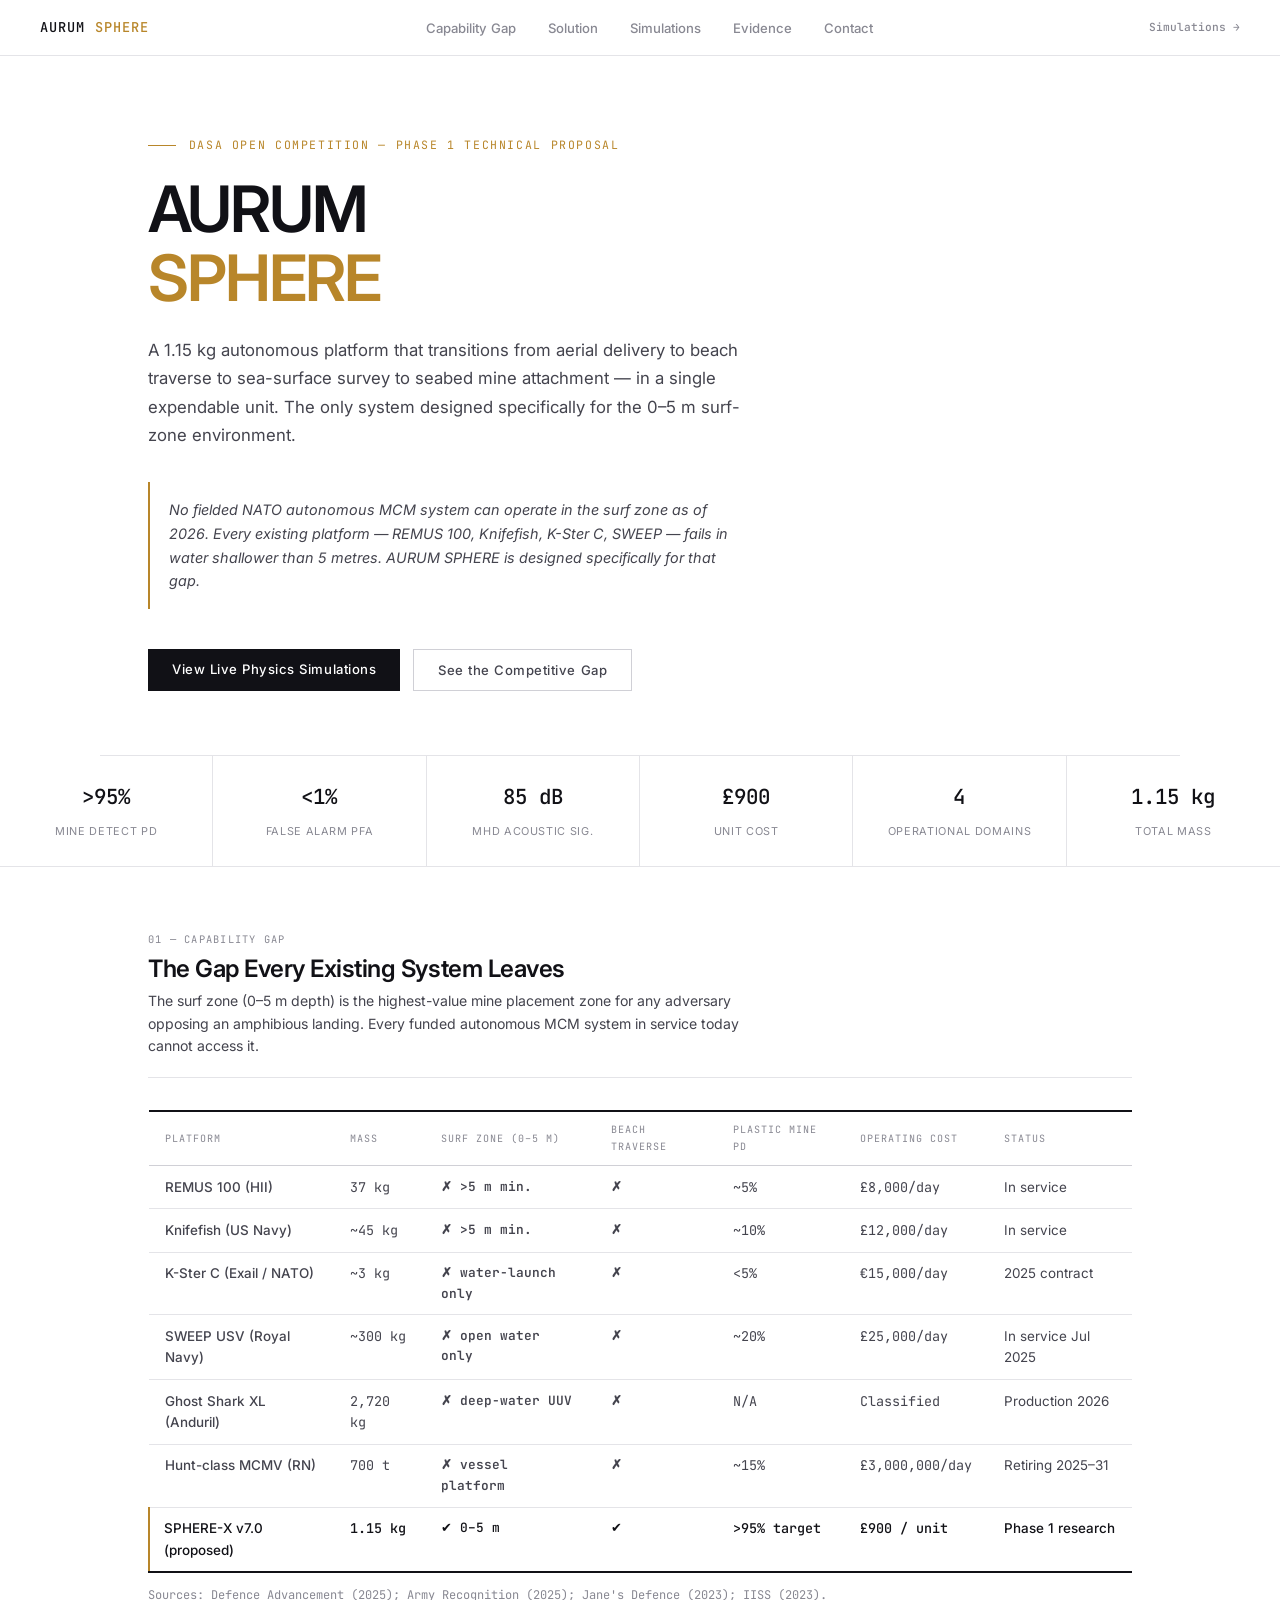
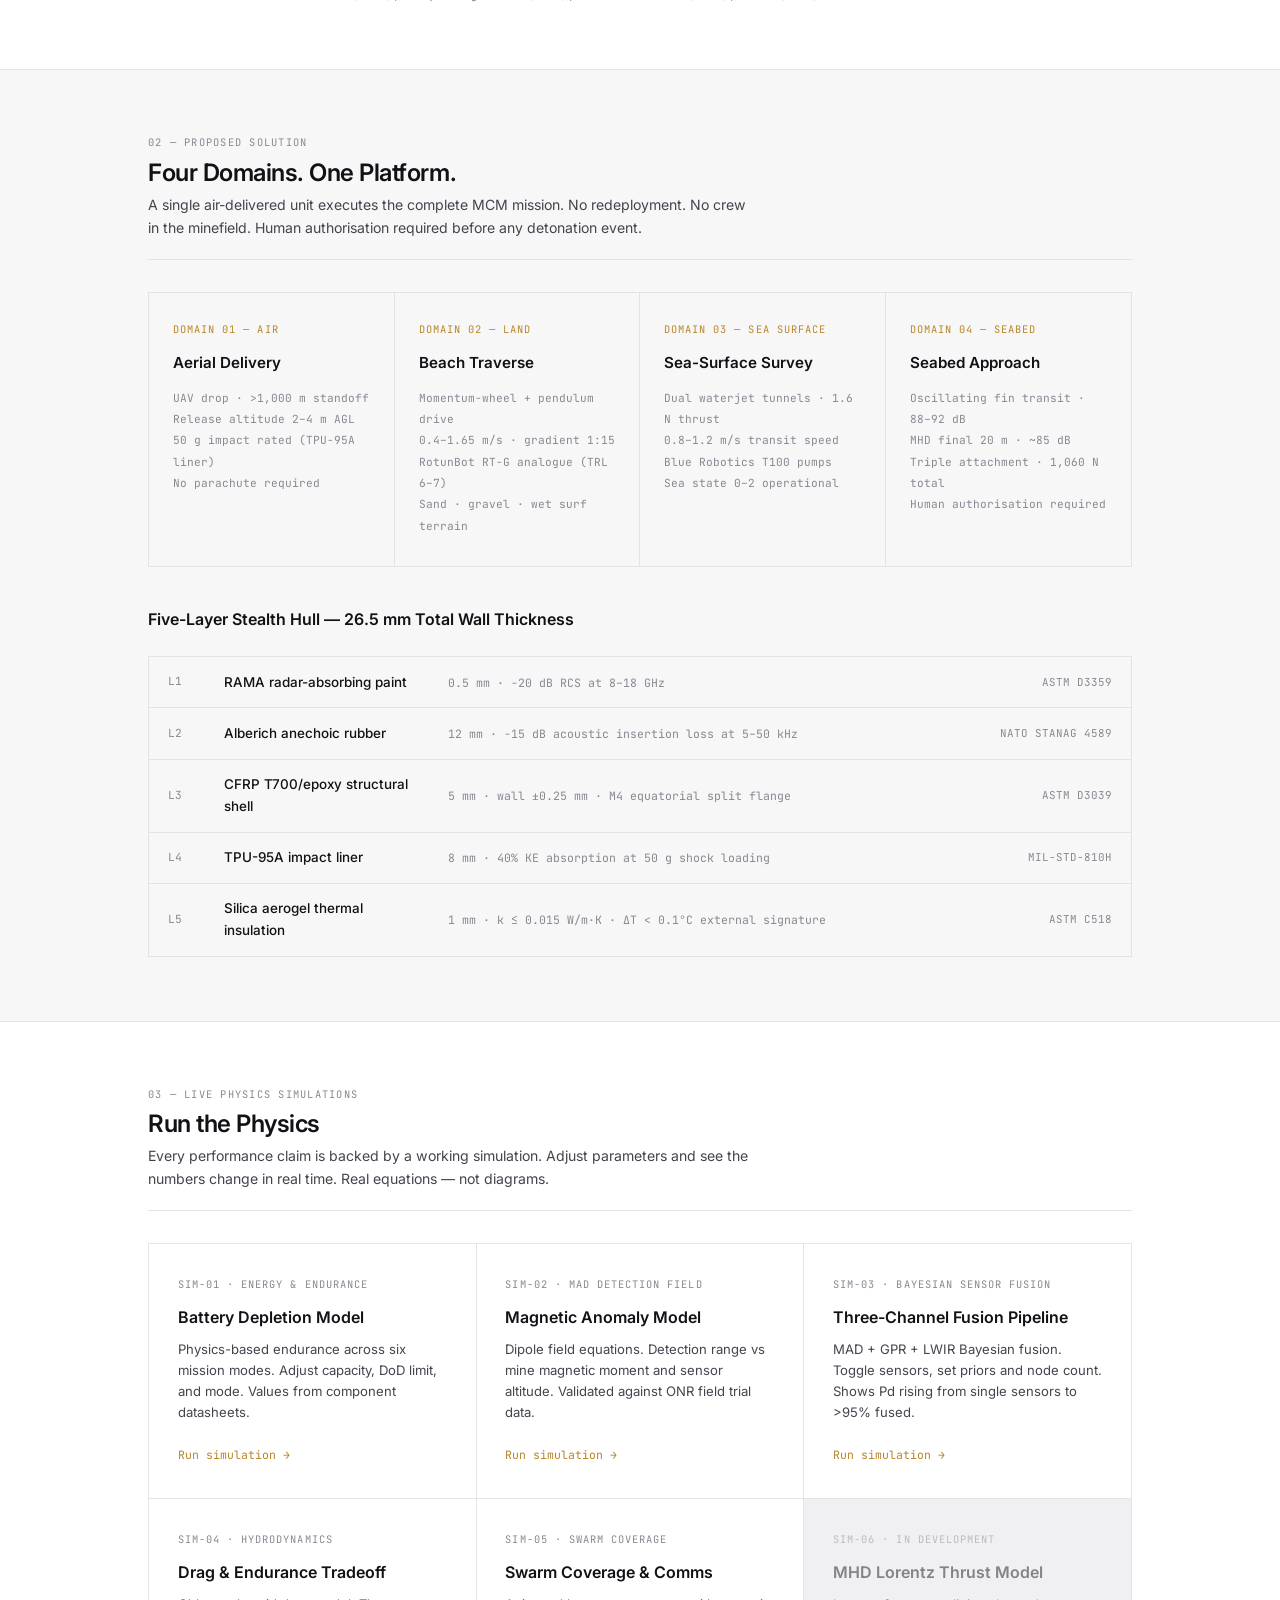
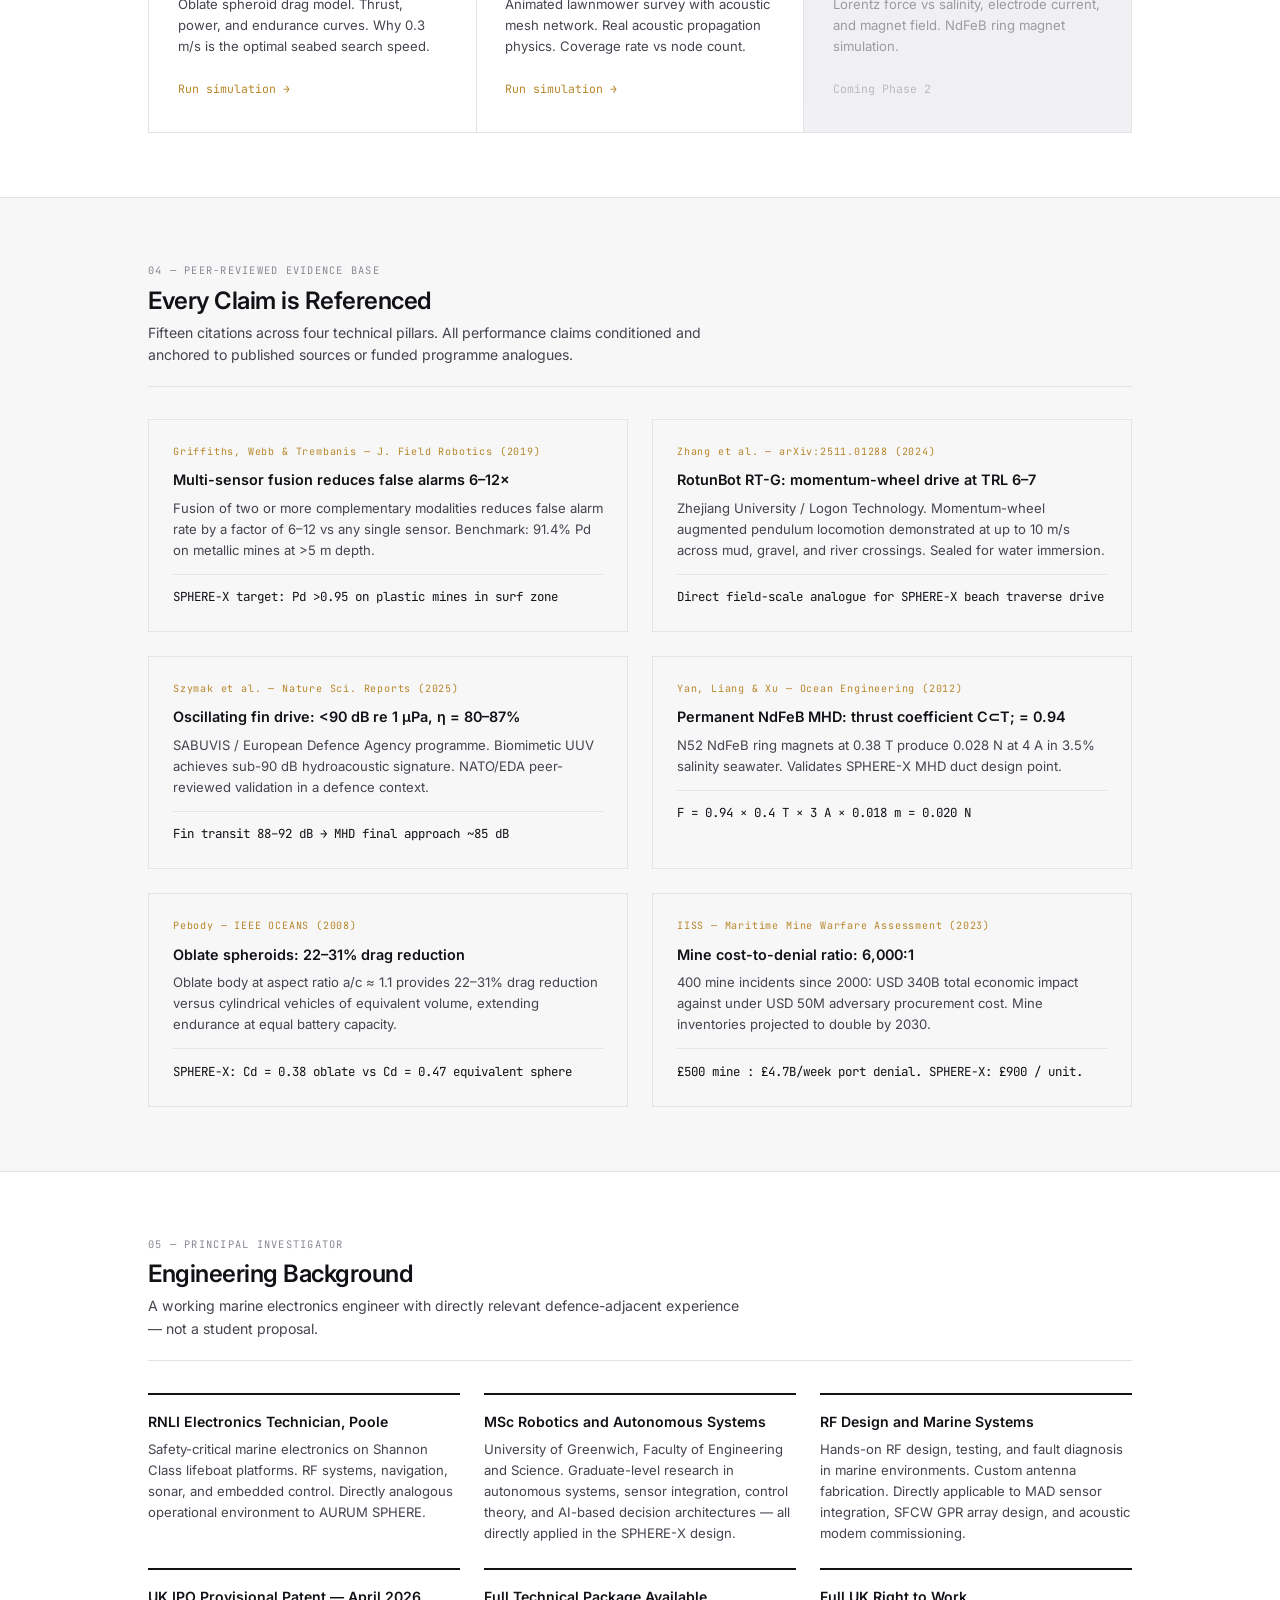
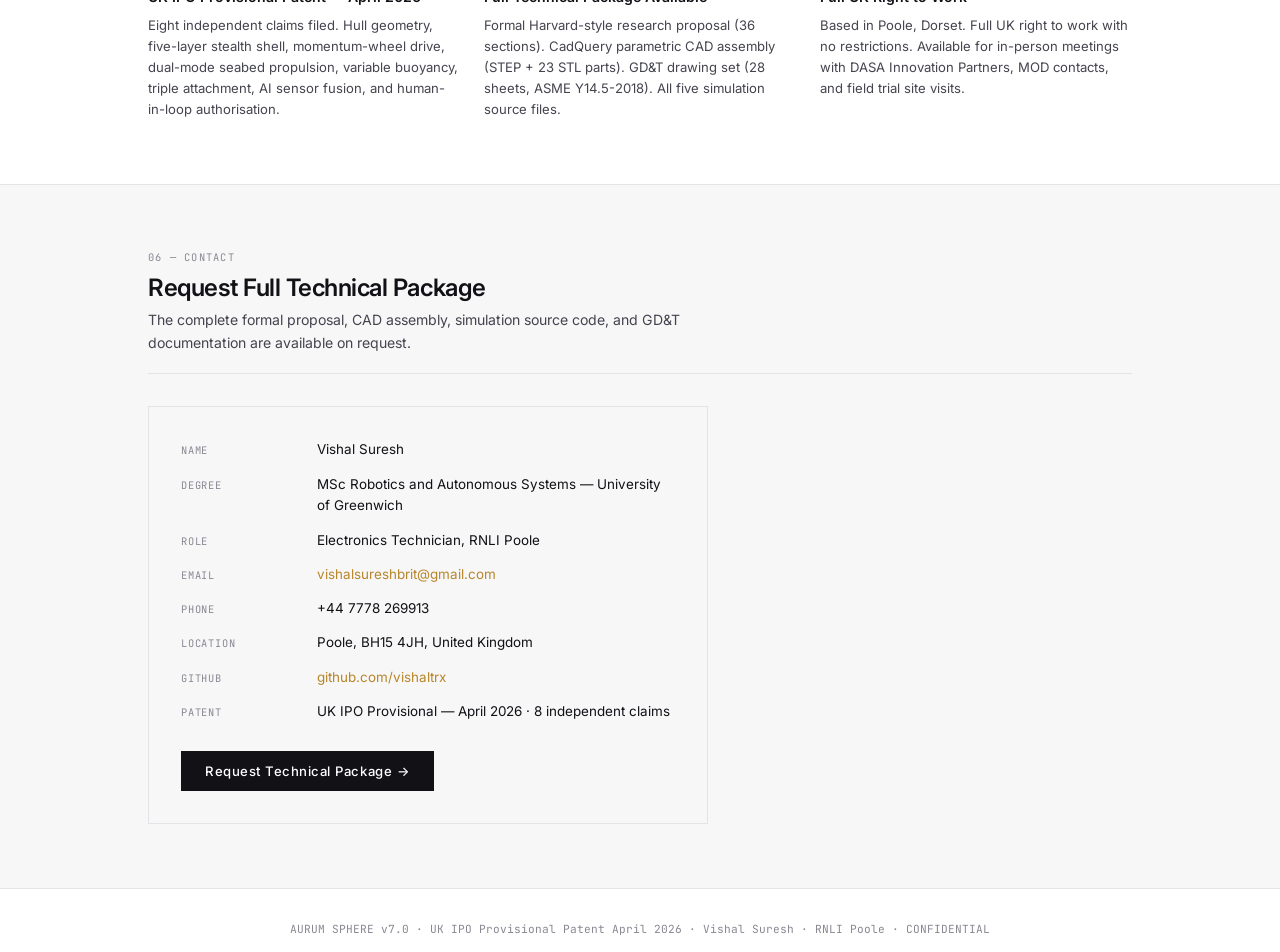
<file: index.html>
<!DOCTYPE html>
<html lang="en">
<head>
<meta charset="UTF-8">
<meta name="viewport" content="width=device-width, initial-scale=1.0">
<title>AURUM SPHERE — Autonomous Mine Countermeasure Platform</title>
<link rel="stylesheet" href="style.css">
<style>
.hero{padding:5rem 3rem 4rem;max-width:1080px;margin:0 auto;border-bottom:1px solid var(--border);}
.hero-eyebrow{font-family:var(--mono);font-size:0.72rem;color:var(--gold);letter-spacing:0.14em;text-transform:uppercase;margin-bottom:1.2rem;display:flex;align-items:center;gap:0.8rem;}
.hero-eyebrow::before{content:'';display:block;width:28px;height:1px;background:var(--gold);}
.hero h1{font-size:clamp(2.4rem,5vw,4.2rem);font-weight:600;line-height:1.08;letter-spacing:-0.03em;margin-bottom:1.5rem;}
.hero h1 span{color:var(--gold);}
.hero-statement{font-size:1.05rem;color:var(--mid);max-width:620px;line-height:1.7;margin-bottom:2rem;}
.hero-quote{font-size:0.9rem;color:var(--mid);max-width:600px;margin-bottom:2.5rem;padding:1rem 1.2rem;border-left:2px solid var(--gold);font-style:italic;line-height:1.65;}
.hero-actions{display:flex;gap:0.8rem;flex-wrap:wrap;}
.btn{font-size:0.82rem;font-weight:500;letter-spacing:0.04em;text-decoration:none;padding:0.6rem 1.5rem;display:inline-block;transition:all 0.15s;}
.btn-solid{background:var(--text);color:#fff;}
.btn-solid:hover{background:var(--gold);}
.btn-ghost{border:1px solid var(--border2);color:var(--mid);}
.btn-ghost:hover{border-color:var(--gold);color:var(--gold);}
.kpi-strip{display:grid;grid-template-columns:repeat(6,1fr);border-bottom:1px solid var(--border);}
.kpi-strip-cell{padding:1.5rem 1.2rem;text-align:center;border-right:1px solid var(--border);}
.kpi-strip-cell:last-child{border-right:none;}
.kpi-strip-num{font-family:var(--mono);font-size:1.3rem;font-weight:500;color:var(--text);display:block;margin-bottom:0.25rem;}
.kpi-strip-lbl{font-size:0.68rem;color:var(--dim);letter-spacing:0.06em;text-transform:uppercase;}
.section{padding:4rem 3rem;max-width:1080px;margin:0 auto;}
.section-hdr{margin-bottom:2rem;padding-bottom:1.2rem;border-bottom:1px solid var(--border);}
.section-hdr .eyebrow{font-family:var(--mono);font-size:0.65rem;color:var(--dim);letter-spacing:0.12em;text-transform:uppercase;margin-bottom:0.5rem;display:block;}
.section-hdr h2{font-size:1.5rem;font-weight:600;letter-spacing:-0.02em;margin-bottom:0.4rem;}
.section-hdr p{color:var(--mid);font-size:0.88rem;max-width:600px;}
.comp-table{width:100%;border-collapse:collapse;margin-top:1.5rem;font-size:0.84rem;}
.comp-table th{font-family:var(--mono);font-size:0.63rem;color:var(--dim);letter-spacing:0.1em;text-transform:uppercase;text-align:left;padding:0.65rem 1rem;font-weight:400;border-top:2px solid var(--text);border-bottom:1px solid var(--border2);}
.comp-table td{padding:0.65rem 1rem;border-bottom:1px solid var(--border);color:var(--mid);}
.comp-table tr:hover td{background:var(--surface);}
.comp-table .us td{color:var(--text);font-weight:500;border-bottom:2px solid var(--text);}
.comp-table .us td:first-child{border-left:2px solid var(--gold);padding-left:calc(1rem - 2px);}
.tick{color:var(--green);font-family:var(--mono);font-size:0.8rem;}
.cross{color:var(--red);font-family:var(--mono);font-size:0.8rem;}
.domain-grid{display:grid;grid-template-columns:repeat(4,1fr);gap:0;border:1px solid var(--border);margin-top:1.5rem;}
.domain-card{padding:1.8rem 1.5rem;border-right:1px solid var(--border);}
.domain-card:last-child{border-right:none;}
.domain-num{font-family:var(--mono);font-size:0.65rem;color:var(--gold);letter-spacing:0.1em;margin-bottom:0.8rem;display:block;}
.domain-title{font-size:0.95rem;font-weight:600;margin-bottom:0.8rem;}
.domain-spec{font-family:var(--mono);font-size:0.7rem;color:var(--dim);line-height:1.9;}
.hull-layers{margin-top:1.5rem;border:1px solid var(--border);}
.layer-row{display:grid;grid-template-columns:2rem 200px 1fr 140px;align-items:center;gap:1.5rem;padding:0.9rem 1.2rem;border-bottom:1px solid var(--border);font-size:0.84rem;}
.layer-row:last-child{border-bottom:none;}
.layer-row:hover{background:var(--surface);}
.layer-n{font-family:var(--mono);font-size:0.7rem;color:var(--dim);}
.layer-name{font-weight:500;}
.layer-spec{font-family:var(--mono);font-size:0.72rem;color:var(--dim);line-height:1.7;}
.layer-std{font-family:var(--mono);font-size:0.68rem;color:var(--dim);text-align:right;}
.sim-grid{display:grid;grid-template-columns:repeat(3,1fr);gap:1px;background:var(--border);border:1px solid var(--border);margin-top:1.5rem;}
.sim-card{background:#fff;padding:2rem 1.8rem;text-decoration:none;color:var(--text);transition:background 0.15s;display:block;}
.sim-card:hover{background:var(--surface);}
.sim-card .num{font-family:var(--mono);font-size:0.65rem;color:var(--dim);letter-spacing:0.1em;margin-bottom:0.8rem;display:block;}
.sim-card h3{font-size:1rem;font-weight:600;margin-bottom:0.5rem;}
.sim-card p{font-size:0.82rem;color:var(--mid);line-height:1.6;margin-bottom:1.2rem;}
.sim-card .arrow{font-family:var(--mono);font-size:0.72rem;color:var(--gold);}
.sim-card.inactive{opacity:0.45;cursor:default;pointer-events:none;}
.evidence-grid{display:grid;grid-template-columns:repeat(2,1fr);gap:1.5rem;margin-top:1.5rem;}
.ev-card{border:1px solid var(--border);padding:1.5rem;}
.ev-src{font-family:var(--mono);font-size:0.63rem;color:var(--gold);letter-spacing:0.08em;margin-bottom:0.5rem;display:block;}
.ev-title{font-size:0.9rem;font-weight:600;margin-bottom:0.4rem;}
.ev-body{font-size:0.82rem;color:var(--mid);line-height:1.6;}
.ev-stat{font-family:var(--mono);font-size:0.78rem;color:var(--text);margin-top:0.8rem;padding-top:0.8rem;border-top:1px solid var(--border);display:block;}
.cred-grid{display:grid;grid-template-columns:repeat(3,1fr);gap:1.5rem;margin-top:1.5rem;}
.cred-card{border-top:2px solid var(--text);padding-top:1rem;}
.cred-title{font-size:0.88rem;font-weight:600;margin-bottom:0.4rem;}
.cred-body{font-size:0.82rem;color:var(--mid);line-height:1.6;}
.contact-block{max-width:560px;margin-top:1.5rem;border:1px solid var(--border);padding:2rem;}
.contact-row{display:grid;grid-template-columns:120px 1fr;gap:1rem;margin-bottom:0.8rem;font-size:0.84rem;align-items:baseline;}
.contact-key{font-family:var(--mono);font-size:0.65rem;color:var(--dim);letter-spacing:0.08em;text-transform:uppercase;padding-top:0.15rem;}
.contact-val{color:var(--text);}
.contact-val a{color:var(--gold);text-decoration:none;}
.alt-bg{background:var(--surface);}
@media(max-width:900px){.kpi-strip{grid-template-columns:repeat(3,1fr)}.domain-grid{grid-template-columns:repeat(2,1fr)}.domain-card:nth-child(2){border-right:none}.layer-row{grid-template-columns:2rem 1fr}.layer-std{display:none}}
@media(max-width:640px){.sim-grid{grid-template-columns:1fr}.evidence-grid{grid-template-columns:1fr}.cred-grid{grid-template-columns:1fr}}
</style>
</head>
<body>

<nav class="topbar">
  <a href="#" class="topbar-logo">AURUM <span>SPHERE</span></a>
  <ul class="topbar-nav">
    <li><a href="#gap">Capability Gap</a></li>
    <li><a href="#solution">Solution</a></li>
    <li><a href="#simulations">Simulations</a></li>
    <li><a href="#evidence">Evidence</a></li>
    <li><a href="#contact">Contact</a></li>
  </ul>
  <a href="#simulations" class="topbar-cta">Simulations &rarr;</a>
</nav>

<div class="hero">
  <div class="hero-eyebrow">DASA Open Competition &mdash; Phase 1 Technical Proposal</div>
  <h1>AURUM<br><span>SPHERE</span></h1>
  <p class="hero-statement">A 1.15 kg autonomous platform that transitions from aerial delivery to beach traverse to sea-surface survey to seabed mine attachment &mdash; in a single expendable unit. The only system designed specifically for the 0&ndash;5 m surf-zone environment.</p>
  <blockquote class="hero-quote">No fielded NATO autonomous MCM system can operate in the surf zone as of 2026. Every existing platform &mdash; REMUS 100, Knifefish, K-Ster C, SWEEP &mdash; fails in water shallower than 5 metres. AURUM SPHERE is designed specifically for that gap.</blockquote>
  <div class="hero-actions">
    <a href="#simulations" class="btn btn-solid">View Live Physics Simulations</a>
    <a href="#gap" class="btn btn-ghost">See the Competitive Gap</a>
  </div>
</div>

<div class="kpi-strip">
  <div class="kpi-strip-cell"><span class="kpi-strip-num">&gt;95%</span><span class="kpi-strip-lbl">Mine detect Pd</span></div>
  <div class="kpi-strip-cell"><span class="kpi-strip-num">&lt;1%</span><span class="kpi-strip-lbl">False alarm Pfa</span></div>
  <div class="kpi-strip-cell"><span class="kpi-strip-num">85 dB</span><span class="kpi-strip-lbl">MHD acoustic sig.</span></div>
  <div class="kpi-strip-cell"><span class="kpi-strip-num">&pound;900</span><span class="kpi-strip-lbl">Unit cost</span></div>
  <div class="kpi-strip-cell"><span class="kpi-strip-num">4</span><span class="kpi-strip-lbl">Operational domains</span></div>
  <div class="kpi-strip-cell"><span class="kpi-strip-num">1.15 kg</span><span class="kpi-strip-lbl">Total mass</span></div>
</div>

<div id="gap" class="section">
  <div class="section-hdr">
    <span class="eyebrow">01 &mdash; Capability Gap</span>
    <h2>The Gap Every Existing System Leaves</h2>
    <p>The surf zone (0&ndash;5 m depth) is the highest-value mine placement zone for any adversary opposing an amphibious landing. Every funded autonomous MCM system in service today cannot access it.</p>
  </div>
  <table class="comp-table">
    <thead><tr><th>Platform</th><th>Mass</th><th>Surf zone (0&ndash;5 m)</th><th>Beach traverse</th><th>Plastic mine Pd</th><th>Operating cost</th><th>Status</th></tr></thead>
    <tbody>
      <tr><td>REMUS 100 (HII)</td><td class="mono">37 kg</td><td class="cross">&#x2717; &gt;5 m min.</td><td class="cross">&#x2717;</td><td class="mono">~5%</td><td class="mono">&pound;8,000/day</td><td>In service</td></tr>
      <tr><td>Knifefish (US Navy)</td><td class="mono">~45 kg</td><td class="cross">&#x2717; &gt;5 m min.</td><td class="cross">&#x2717;</td><td class="mono">~10%</td><td class="mono">&pound;12,000/day</td><td>In service</td></tr>
      <tr><td>K-Ster C (Exail / NATO)</td><td class="mono">~3 kg</td><td class="cross">&#x2717; water-launch only</td><td class="cross">&#x2717;</td><td class="mono">&lt;5%</td><td class="mono">&euro;15,000/day</td><td>2025 contract</td></tr>
      <tr><td>SWEEP USV (Royal Navy)</td><td class="mono">~300 kg</td><td class="cross">&#x2717; open water only</td><td class="cross">&#x2717;</td><td class="mono">~20%</td><td class="mono">&pound;25,000/day</td><td>In service Jul 2025</td></tr>
      <tr><td>Ghost Shark XL (Anduril)</td><td class="mono">2,720 kg</td><td class="cross">&#x2717; deep-water UUV</td><td class="cross">&#x2717;</td><td class="mono">N/A</td><td class="mono">Classified</td><td>Production 2026</td></tr>
      <tr><td>Hunt-class MCMV (RN)</td><td class="mono">700 t</td><td class="cross">&#x2717; vessel platform</td><td class="cross">&#x2717;</td><td class="mono">~15%</td><td class="mono">&pound;3,000,000/day</td><td>Retiring 2025&ndash;31</td></tr>
      <tr class="us"><td>SPHERE-X v7.0 (proposed)</td><td class="mono">1.15 kg</td><td class="tick">&#x2714; 0&ndash;5 m</td><td class="tick">&#x2714;</td><td class="mono">&gt;95% target</td><td class="mono">&pound;900 / unit</td><td>Phase 1 research</td></tr>
    </tbody>
  </table>
  <p style="margin-top:0.8rem;font-size:0.75rem;color:var(--dim);font-family:var(--mono);">Sources: Defence Advancement (2025); Army Recognition (2025); Jane&apos;s Defence (2023); IISS (2023).</p>
</div>

<div style="background:var(--surface);border-top:1px solid var(--border);border-bottom:1px solid var(--border);">
<div id="solution" class="section">
  <div class="section-hdr">
    <span class="eyebrow">02 &mdash; Proposed Solution</span>
    <h2>Four Domains. One Platform.</h2>
    <p>A single air-delivered unit executes the complete MCM mission. No redeployment. No crew in the minefield. Human authorisation required before any detonation event.</p>
  </div>
  <div class="domain-grid">
    <div class="domain-card"><span class="domain-num">DOMAIN 01 &mdash; AIR</span><div class="domain-title">Aerial Delivery</div><div class="domain-spec">UAV drop &middot; &gt;1,000 m standoff<br>Release altitude 2&ndash;4 m AGL<br>50 g impact rated (TPU-95A liner)<br>No parachute required</div></div>
    <div class="domain-card"><span class="domain-num">DOMAIN 02 &mdash; LAND</span><div class="domain-title">Beach Traverse</div><div class="domain-spec">Momentum-wheel + pendulum drive<br>0.4&ndash;1.65 m/s &middot; gradient 1:15<br>RotunBot RT-G analogue (TRL 6&ndash;7)<br>Sand &middot; gravel &middot; wet surf terrain</div></div>
    <div class="domain-card"><span class="domain-num">DOMAIN 03 &mdash; SEA SURFACE</span><div class="domain-title">Sea-Surface Survey</div><div class="domain-spec">Dual waterjet tunnels &middot; 1.6 N thrust<br>0.8&ndash;1.2 m/s transit speed<br>Blue Robotics T100 pumps<br>Sea state 0&ndash;2 operational</div></div>
    <div class="domain-card"><span class="domain-num">DOMAIN 04 &mdash; SEABED</span><div class="domain-title">Seabed Approach</div><div class="domain-spec">Oscillating fin transit &middot; 88&ndash;92 dB<br>MHD final 20 m &middot; ~85 dB<br>Triple attachment &middot; 1,060 N total<br>Human authorisation required</div></div>
  </div>
  <h3 style="font-size:1rem;font-weight:600;margin-top:2.5rem;margin-bottom:0.8rem;">Five-Layer Stealth Hull &mdash; 26.5 mm Total Wall Thickness</h3>
  <div class="hull-layers">
    <div class="layer-row"><span class="layer-n">L1</span><span class="layer-name">RAMA radar-absorbing paint</span><span class="layer-spec">0.5 mm &middot; &minus;20 dB RCS at 8&ndash;18 GHz</span><span class="layer-std">ASTM D3359</span></div>
    <div class="layer-row"><span class="layer-n">L2</span><span class="layer-name">Alberich anechoic rubber</span><span class="layer-spec">12 mm &middot; &minus;15 dB acoustic insertion loss at 5&ndash;50 kHz</span><span class="layer-std">NATO STANAG 4589</span></div>
    <div class="layer-row"><span class="layer-n">L3</span><span class="layer-name">CFRP T700/epoxy structural shell</span><span class="layer-spec">5 mm &middot; wall &plusmn;0.25 mm &middot; M4 equatorial split flange</span><span class="layer-std">ASTM D3039</span></div>
    <div class="layer-row"><span class="layer-n">L4</span><span class="layer-name">TPU-95A impact liner</span><span class="layer-spec">8 mm &middot; 40% KE absorption at 50 g shock loading</span><span class="layer-std">MIL-STD-810H</span></div>
    <div class="layer-row" style="border-bottom:none;"><span class="layer-n">L5</span><span class="layer-name">Silica aerogel thermal insulation</span><span class="layer-spec">1 mm &middot; k &le; 0.015 W/m&middot;K &middot; &Delta;T &lt; 0.1&deg;C external signature</span><span class="layer-std">ASTM C518</span></div>
  </div>
</div>
</div>

<div id="simulations" class="section">
  <div class="section-hdr">
    <span class="eyebrow">03 &mdash; Live Physics Simulations</span>
    <h2>Run the Physics</h2>
    <p>Every performance claim is backed by a working simulation. Adjust parameters and see the numbers change in real time. Real equations &mdash; not diagrams.</p>
  </div>
  <div class="sim-grid">
    <a href="sims/sim01-energy.html" class="sim-card"><span class="num">SIM-01 &middot; ENERGY &amp; ENDURANCE</span><h3>Battery Depletion Model</h3><p>Physics-based endurance across six mission modes. Adjust capacity, DoD limit, and mode. Values from component datasheets.</p><span class="arrow">Run simulation &rarr;</span></a>
    <a href="sims/sim02-mad.html" class="sim-card"><span class="num">SIM-02 &middot; MAD DETECTION FIELD</span><h3>Magnetic Anomaly Model</h3><p>Dipole field equations. Detection range vs mine magnetic moment and sensor altitude. Validated against ONR field trial data.</p><span class="arrow">Run simulation &rarr;</span></a>
    <a href="sims/sim03-fusion.html" class="sim-card"><span class="num">SIM-03 &middot; BAYESIAN SENSOR FUSION</span><h3>Three-Channel Fusion Pipeline</h3><p>MAD + GPR + LWIR Bayesian fusion. Toggle sensors, set priors and node count. Shows Pd rising from single sensors to &gt;95% fused.</p><span class="arrow">Run simulation &rarr;</span></a>
    <a href="sims/sim04-hydro.html" class="sim-card"><span class="num">SIM-04 &middot; HYDRODYNAMICS</span><h3>Drag &amp; Endurance Tradeoff</h3><p>Oblate spheroid drag model. Thrust, power, and endurance curves. Why 0.3 m/s is the optimal seabed search speed.</p><span class="arrow">Run simulation &rarr;</span></a>
    <a href="sims/sim05-swarm.html" class="sim-card"><span class="num">SIM-05 &middot; SWARM COVERAGE</span><h3>Swarm Coverage &amp; Comms</h3><p>Animated lawnmower survey with acoustic mesh network. Real acoustic propagation physics. Coverage rate vs node count.</p><span class="arrow">Run simulation &rarr;</span></a>
    <div class="sim-card inactive"><span class="num">SIM-06 &middot; IN DEVELOPMENT</span><h3>MHD Lorentz Thrust Model</h3><p>Lorentz force vs salinity, electrode current, and magnet field. NdFeB ring magnet simulation.</p><span class="arrow" style="color:var(--dim);">Coming Phase 2</span></div>
  </div>
</div>

<div style="background:var(--surface);border-top:1px solid var(--border);border-bottom:1px solid var(--border);">
<div id="evidence" class="section">
  <div class="section-hdr">
    <span class="eyebrow">04 &mdash; Peer-Reviewed Evidence Base</span>
    <h2>Every Claim is Referenced</h2>
    <p>Fifteen citations across four technical pillars. All performance claims conditioned and anchored to published sources or funded programme analogues.</p>
  </div>
  <div class="evidence-grid">
    <div class="ev-card"><span class="ev-src">Griffiths, Webb &amp; Trembanis &mdash; J. Field Robotics (2019)</span><div class="ev-title">Multi-sensor fusion reduces false alarms 6&ndash;12&times;</div><p class="ev-body">Fusion of two or more complementary modalities reduces false alarm rate by a factor of 6&ndash;12 vs any single sensor. Benchmark: 91.4% Pd on metallic mines at &gt;5 m depth.</p><span class="ev-stat">SPHERE-X target: Pd &gt;0.95 on plastic mines in surf zone</span></div>
    <div class="ev-card"><span class="ev-src">Zhang et al. &mdash; arXiv:2511.01288 (2024)</span><div class="ev-title">RotunBot RT-G: momentum-wheel drive at TRL 6&ndash;7</div><p class="ev-body">Zhejiang University / Logon Technology. Momentum-wheel augmented pendulum locomotion demonstrated at up to 10 m/s across mud, gravel, and river crossings. Sealed for water immersion.</p><span class="ev-stat">Direct field-scale analogue for SPHERE-X beach traverse drive</span></div>
    <div class="ev-card"><span class="ev-src">Szymak et al. &mdash; Nature Sci. Reports (2025)</span><div class="ev-title">Oscillating fin drive: &lt;90 dB re 1 &micro;Pa, &eta; = 80&ndash;87%</div><p class="ev-body">SABUVIS / European Defence Agency programme. Biomimetic UUV achieves sub-90 dB hydroacoustic signature. NATO/EDA peer-reviewed validation in a defence context.</p><span class="ev-stat">Fin transit 88&ndash;92 dB &rarr; MHD final approach ~85 dB</span></div>
    <div class="ev-card"><span class="ev-src">Yan, Liang &amp; Xu &mdash; Ocean Engineering (2012)</span><div class="ev-title">Permanent NdFeB MHD: thrust coefficient C&sub;T; = 0.94</div><p class="ev-body">N52 NdFeB ring magnets at 0.38 T produce 0.028 N at 4 A in 3.5% salinity seawater. Validates SPHERE-X MHD duct design point.</p><span class="ev-stat">F = 0.94 &times; 0.4 T &times; 3 A &times; 0.018 m = 0.020 N</span></div>
    <div class="ev-card"><span class="ev-src">Pebody &mdash; IEEE OCEANS (2008)</span><div class="ev-title">Oblate spheroids: 22&ndash;31% drag reduction</div><p class="ev-body">Oblate body at aspect ratio a/c &asymp; 1.1 provides 22&ndash;31% drag reduction versus cylindrical vehicles of equivalent volume, extending endurance at equal battery capacity.</p><span class="ev-stat">SPHERE-X: Cd = 0.38 oblate vs Cd = 0.47 equivalent sphere</span></div>
    <div class="ev-card"><span class="ev-src">IISS &mdash; Maritime Mine Warfare Assessment (2023)</span><div class="ev-title">Mine cost-to-denial ratio: 6,000:1</div><p class="ev-body">400 mine incidents since 2000: USD 340B total economic impact against under USD 50M adversary procurement cost. Mine inventories projected to double by 2030.</p><span class="ev-stat">&pound;500 mine : &pound;4.7B/week port denial. SPHERE-X: &pound;900 / unit.</span></div>
  </div>
</div>
</div>

<div class="section">
  <div class="section-hdr">
    <span class="eyebrow">05 &mdash; Principal Investigator</span>
    <h2>Engineering Background</h2>
    <p>A working marine electronics engineer with directly relevant defence-adjacent experience &mdash; not a student proposal.</p>
  </div>
  <div class="cred-grid">
    <div class="cred-card"><div class="cred-title">RNLI Electronics Technician, Poole</div><div class="cred-body">Safety-critical marine electronics on Shannon Class lifeboat platforms. RF systems, navigation, sonar, and embedded control. Directly analogous operational environment to AURUM SPHERE.</div></div>
    <div class="cred-card"><div class="cred-title">MSc Robotics and Autonomous Systems</div><div class="cred-body">University of Greenwich, Faculty of Engineering and Science. Graduate-level research in autonomous systems, sensor integration, control theory, and AI-based decision architectures — all directly applied in the SPHERE-X design.</div></div>
    <div class="cred-card"><div class="cred-title">RF Design and Marine Systems</div><div class="cred-body">Hands-on RF design, testing, and fault diagnosis in marine environments. Custom antenna fabrication. Directly applicable to MAD sensor integration, SFCW GPR array design, and acoustic modem commissioning.</div></div>
    <div class="cred-card"><div class="cred-title">UK IPO Provisional Patent &mdash; April 2026</div><div class="cred-body">Eight independent claims filed. Hull geometry, five-layer stealth shell, momentum-wheel drive, dual-mode seabed propulsion, variable buoyancy, triple attachment, AI sensor fusion, and human-in-loop authorisation.</div></div>
    <div class="cred-card"><div class="cred-title">Full Technical Package Available</div><div class="cred-body">Formal Harvard-style research proposal (36 sections). CadQuery parametric CAD assembly (STEP + 23 STL parts). GD&T drawing set (28 sheets, ASME Y14.5-2018). All five simulation source files.</div></div>
    <div class="cred-card"><div class="cred-title">Full UK Right to Work</div><div class="cred-body">Based in Poole, Dorset. Full UK right to work with no restrictions. Available for in-person meetings with DASA Innovation Partners, MOD contacts, and field trial site visits.</div></div>
  </div>
</div>

<div id="contact" style="background:var(--surface);border-top:1px solid var(--border);">
<div class="section">
  <div class="section-hdr">
    <span class="eyebrow">06 &mdash; Contact</span>
    <h2>Request Full Technical Package</h2>
    <p>The complete formal proposal, CAD assembly, simulation source code, and GD&T documentation are available on request.</p>
  </div>
  <div class="contact-block">
    <div class="contact-row"><span class="contact-key">Name</span><span class="contact-val">Vishal Suresh</span></div>
    <div class="contact-row"><span class="contact-key">Degree</span><span class="contact-val">MSc Robotics and Autonomous Systems &mdash; University of Greenwich</span></div>
    <div class="contact-row"><span class="contact-key">Role</span><span class="contact-val">Electronics Technician, RNLI Poole</span></div>
    <div class="contact-row"><span class="contact-key">Email</span><span class="contact-val"><a href="mailto:vishalsureshbrit@gmail.com">vishalsureshbrit@gmail.com</a></span></div>
    <div class="contact-row"><span class="contact-key">Phone</span><span class="contact-val">+44 7778 269913</span></div>
    <div class="contact-row"><span class="contact-key">Location</span><span class="contact-val">Poole, BH15 4JH, United Kingdom</span></div>
    <div class="contact-row"><span class="contact-key">GitHub</span><span class="contact-val"><a href="https://github.com/vishaltrx" target="_blank">github.com/vishaltrx</a></span></div>
    <div class="contact-row"><span class="contact-key">Patent</span><span class="contact-val">UK IPO Provisional &mdash; April 2026 &middot; 8 independent claims</span></div>
    <div style="margin-top:1.8rem;"><a href="mailto:vishalsureshbrit@gmail.com?subject=AURUM%20SPHERE%20%E2%80%94%20Technical%20Package%20Request" class="btn btn-solid">Request Technical Package &rarr;</a></div>
  </div>
</div>
</div>

<footer>AURUM SPHERE v7.0 &middot; UK IPO Provisional Patent April 2026 &middot; Vishal Suresh &middot; RNLI Poole &middot; CONFIDENTIAL</footer>

</body>
</html>
</file>
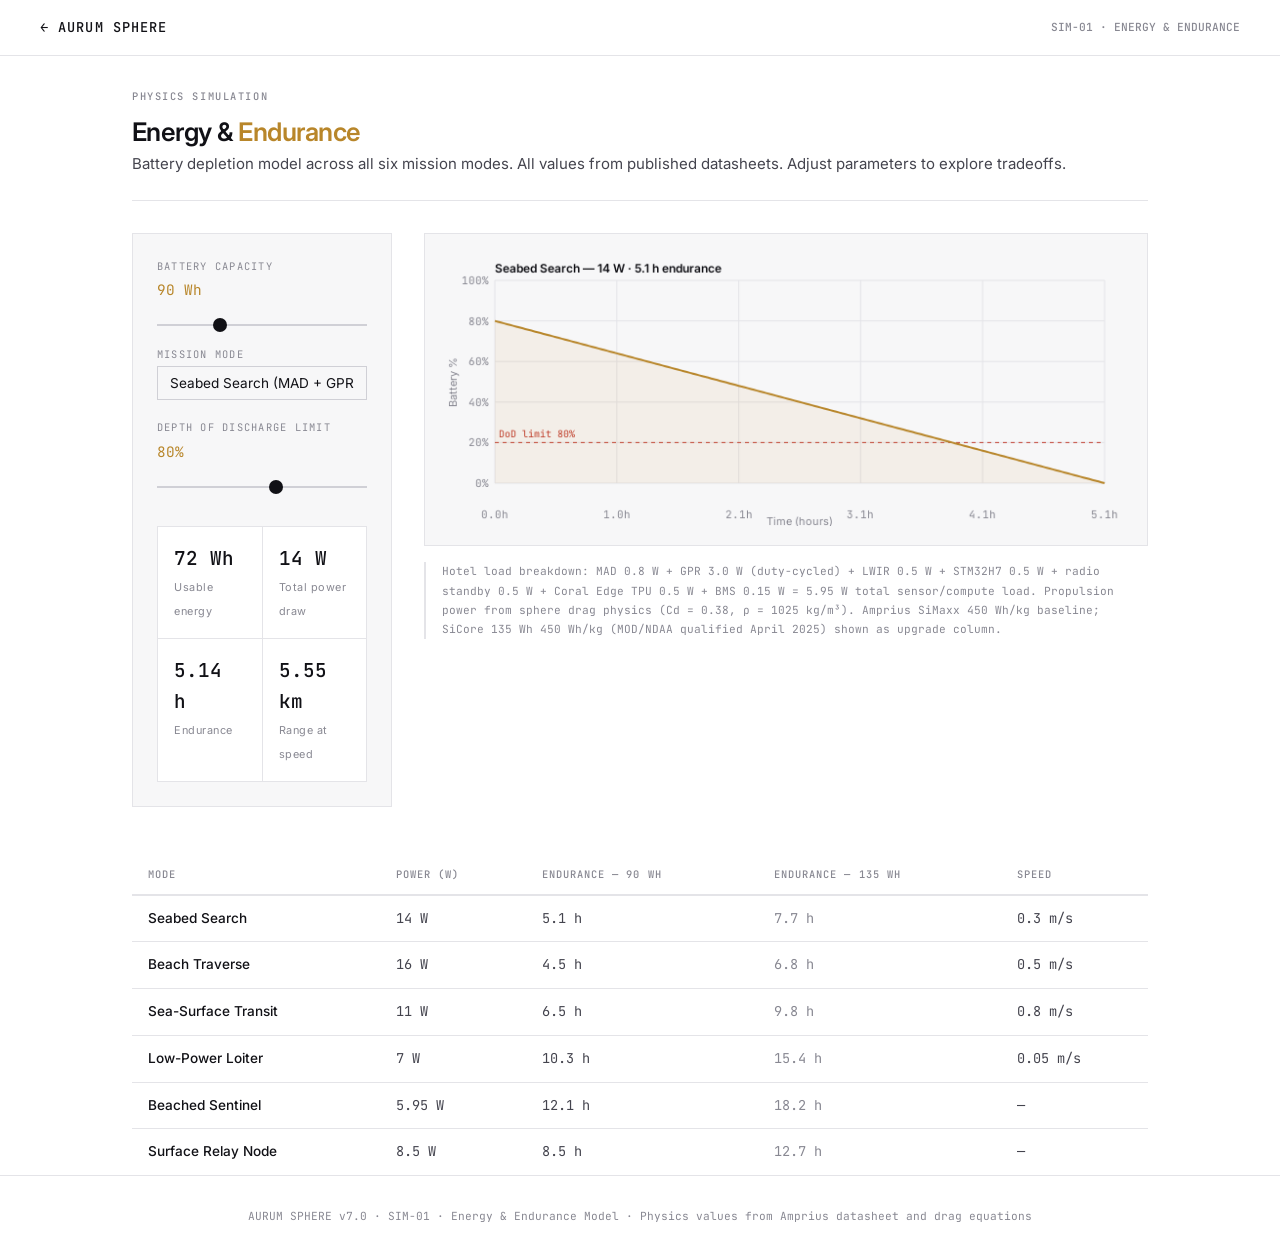
<file: sims/sim01-energy.html>
<!DOCTYPE html>
<html lang="en">
<head>
<meta charset="UTF-8"><meta name="viewport" content="width=device-width,initial-scale=1.0">
<title>SIM-01 · Energy & Endurance — AURUM SPHERE</title>
<link rel="stylesheet" href="../style.css">
<style>
.sim-header{padding:2rem 0 1.5rem;border-bottom:1px solid var(--border);margin-bottom:2rem;}
.sim-header h1{font-size:1.6rem;font-weight:600;margin-bottom:0.3rem;}
.sim-header h1 em{font-style:normal;color:var(--gold);}
.layout{display:grid;grid-template-columns:260px 1fr;gap:2rem;align-items:start;}
@media(max-width:720px){.layout{grid-template-columns:1fr;}}
.panel{background:var(--surface);border:1px solid var(--border);padding:1.5rem;}
.result-grid{display:grid;grid-template-columns:1fr 1fr;gap:1px;background:var(--border);border:1px solid var(--border);margin-top:1.2rem;}
.result-cell{background:var(--bg);padding:1rem;}
.r-num{font-family:'JetBrains Mono',monospace;font-size:1.2rem;font-weight:500;color:var(--text);display:block;}
.r-lbl{font-size:0.68rem;color:var(--dim);letter-spacing:0.05em;}
.chart-wrap{background:var(--surface);border:1px solid var(--border);padding:1.2rem;}
canvas{display:block;width:100%!important;}
.mode-table th{background:var(--surface);}
</style>
</head>
<body>
<nav>
  <a href="../index.html" class="nav-logo">← AURUM SPHERE</a>
  <span class="nav-badge mono">SIM-01 · ENERGY & ENDURANCE</span>
</nav>
<div class="container">
<div class="sim-header">
  <span class="label mono">Physics Simulation</span>
  <h1>Energy & <em>Endurance</em></h1>
  <p>Battery depletion model across all six mission modes. All values from published datasheets. Adjust parameters to explore tradeoffs.</p>
</div>
<div class="layout">
  <div class="panel">
    <label class="ctrl-lbl">Battery Capacity</label>
    <span class="ctrl-val" id="battVal">90 Wh</span>
    <input type="range" id="battSlider" min="72" max="135" value="90" step="1">
    <label class="ctrl-lbl">Mission Mode</label>
    <select id="modeSelect">
      <option value="seabed">Seabed Search (MAD + GPR + LWIR)</option>
      <option value="beach">Beach Traverse</option>
      <option value="transit">Sea-Surface Transit</option>
      <option value="loiter">Low-Power Loiter</option>
      <option value="beached">Beached Sentinel</option>
      <option value="relay">Surface Relay Node</option>
    </select>
    <label class="ctrl-lbl">Depth of Discharge Limit</label>
    <span class="ctrl-val" id="dodVal">80%</span>
    <input type="range" id="dodSlider" min="60" max="95" value="80" step="5">
    <div class="result-grid">
      <div class="result-cell"><span class="r-num" id="usableWh">—</span><span class="r-lbl">Usable energy</span></div>
      <div class="result-cell"><span class="r-num" id="totalPower">—</span><span class="r-lbl">Total power draw</span></div>
      <div class="result-cell"><span class="r-num" id="endurance">—</span><span class="r-lbl">Endurance</span></div>
      <div class="result-cell"><span class="r-num" id="rangeKm">—</span><span class="r-lbl">Range at speed</span></div>
    </div>
  </div>
  <div>
    <div class="chart-wrap"><canvas id="chart" height="280"></canvas></div>
    <p class="note" style="margin-top:1rem;">Hotel load breakdown: MAD 0.8 W + GPR 3.0 W (duty-cycled) + LWIR 0.5 W + STM32H7 0.5 W + radio standby 0.5 W + Coral Edge TPU 0.5 W + BMS 0.15 W = 5.95 W total sensor/compute load. Propulsion power from sphere drag physics (Cd = 0.38, ρ = 1025 kg/m³). Amprius SiMaxx 450 Wh/kg baseline; SiCore 135 Wh 450 Wh/kg (MOD/NDAA qualified April 2025) shown as upgrade column.</p>
  </div>
</div>

<div style="margin-top:3rem;">
<table>
  <thead><tr><th>Mode</th><th>Power (W)</th><th>Endurance — 90 Wh</th><th>Endurance — 135 Wh</th><th>Speed</th></tr></thead>
  <tbody id="modeBody"></tbody>
</table>
</div>
</div>

<script>
const MODES={
  seabed: {label:'Seabed Search',  power:14.0, speed:0.3},
  beach:  {label:'Beach Traverse', power:16.0, speed:0.5},
  transit:{label:'Sea-Surface Transit',power:11.0,speed:0.8},
  loiter: {label:'Low-Power Loiter',power:7.0, speed:0.05},
  beached:{label:'Beached Sentinel',power:5.95,speed:0},
  relay:  {label:'Surface Relay Node',power:8.5,speed:0},
};
function draw(batt,dod,mode){
  const m=MODES[mode],usable=batt*(dod/100),endH=usable/m.power;
  const cvs=document.getElementById('chart'),ctx=cvs.getContext('2d');
  const W=cvs.parentElement.offsetWidth-24,H=280;
  cvs.width=W;cvs.height=H;
  ctx.clearRect(0,0,W,H);
  ctx.fillStyle='#f7f7f8';ctx.fillRect(0,0,W,H);
  const pad={t:28,r:24,b:44,l:52},pw=W-pad.l-pad.r,ph=H-pad.t-pad.b;
  const pts=200,times=Array.from({length:pts+1},(_,i)=>i*endH/pts);
  const pcts=times.map(t=>Math.max(0,(usable-m.power*t)/batt*100));
  // grid
  for(let i=0;i<=5;i++){
    const y=pad.t+ph*(1-i/5);
    ctx.strokeStyle='#e4e4e8';ctx.lineWidth=1;ctx.beginPath();ctx.moveTo(pad.l,y);ctx.lineTo(pad.l+pw,y);ctx.stroke();
    ctx.fillStyle='#888892';ctx.font='11px JetBrains Mono,monospace';ctx.textAlign='right';ctx.fillText((i*20)+'%',pad.l-6,y+4);
  }
  for(let i=0;i<=5;i++){
    const x=pad.l+pw*i/5;
    ctx.strokeStyle='#e4e4e8';ctx.lineWidth=1;ctx.beginPath();ctx.moveTo(x,pad.t);ctx.lineTo(x,pad.t+ph);ctx.stroke();
    ctx.fillStyle='#888892';ctx.textAlign='center';ctx.fillText((endH*i/5).toFixed(1)+'h',x,H-8);
  }
  // DoD line
  const dodY=pad.t+ph*(1-(100-dod)/100);
  ctx.strokeStyle='#c0392b';ctx.setLineDash([4,4]);ctx.lineWidth=1;
  ctx.beginPath();ctx.moveTo(pad.l,dodY);ctx.lineTo(pad.l+pw,dodY);ctx.stroke();ctx.setLineDash([]);
  ctx.fillStyle='#c0392b';ctx.font='10px JetBrains Mono,monospace';ctx.textAlign='left';ctx.fillText('DoD limit '+dod+'%',pad.l+4,dodY-5);
  // fill area
  ctx.beginPath();
  times.forEach((t,i)=>{const x=pad.l+pw*(t/endH),y=pad.t+ph*(1-pcts[i]/100);i===0?ctx.moveTo(x,y):ctx.lineTo(x,y);});
  ctx.lineTo(pad.l+pw,pad.t+ph);ctx.lineTo(pad.l,pad.t+ph);ctx.closePath();
  ctx.fillStyle='rgba(184,134,42,0.08)';ctx.fill();
  // line
  ctx.beginPath();ctx.strokeStyle='#b8862a';ctx.lineWidth=2;
  times.forEach((t,i)=>{const x=pad.l+pw*(t/endH),y=pad.t+ph*(1-pcts[i]/100);i===0?ctx.moveTo(x,y):ctx.lineTo(x,y);});
  ctx.stroke();
  // labels
  ctx.fillStyle='#888892';ctx.textAlign='center';ctx.font='11px Inter,sans-serif';ctx.fillText('Time (hours)',pad.l+pw/2,H-1);
  ctx.save();ctx.translate(13,pad.t+ph/2);ctx.rotate(-Math.PI/2);ctx.fillText('Battery %',0,0);ctx.restore();
  ctx.fillStyle='#111116';ctx.textAlign='left';ctx.font='600 12px Inter,sans-serif';ctx.fillText(m.label+' — '+m.power+' W · '+endH.toFixed(1)+' h endurance',pad.l,pad.t-8);
  // update KPIs
  document.getElementById('usableWh').textContent=(batt*(dod/100)).toFixed(0)+' Wh';
  document.getElementById('totalPower').textContent=m.power+' W';
  document.getElementById('endurance').textContent=endH.toFixed(2)+' h';
  document.getElementById('rangeKm').textContent=m.speed>0?(m.speed*endH*3.6).toFixed(2)+' km':'n/a';
}
function buildTable(batt,dod){
  document.getElementById('modeBody').innerHTML=Object.entries(MODES).map(([k,m])=>{
    const u=batt*(dod/100),e90=(u/m.power).toFixed(1),e135=(135*0.8/m.power).toFixed(1);
    return`<tr><td>${m.label}</td><td class="mono">${m.power} W</td><td class="mono">${e90} h</td><td class="mono" style="color:var(--dim)">${e135} h</td><td class="mono">${m.speed>0?m.speed+' m/s':'—'}</td></tr>`;
  }).join('');
}
function update(){
  const b=+document.getElementById('battSlider').value,d=+document.getElementById('dodSlider').value,m=document.getElementById('modeSelect').value;
  document.getElementById('battVal').textContent=b+' Wh';document.getElementById('dodVal').textContent=d+'%';
  draw(b,d,m);buildTable(b,d);
}
['battSlider','dodSlider','modeSelect'].forEach(id=>document.getElementById(id).addEventListener('input',update));
window.addEventListener('resize',update);update();
</script>
<footer>AURUM SPHERE v7.0 · SIM-01 · Energy & Endurance Model · Physics values from Amprius datasheet and drag equations</footer>
</body></html>
</file>
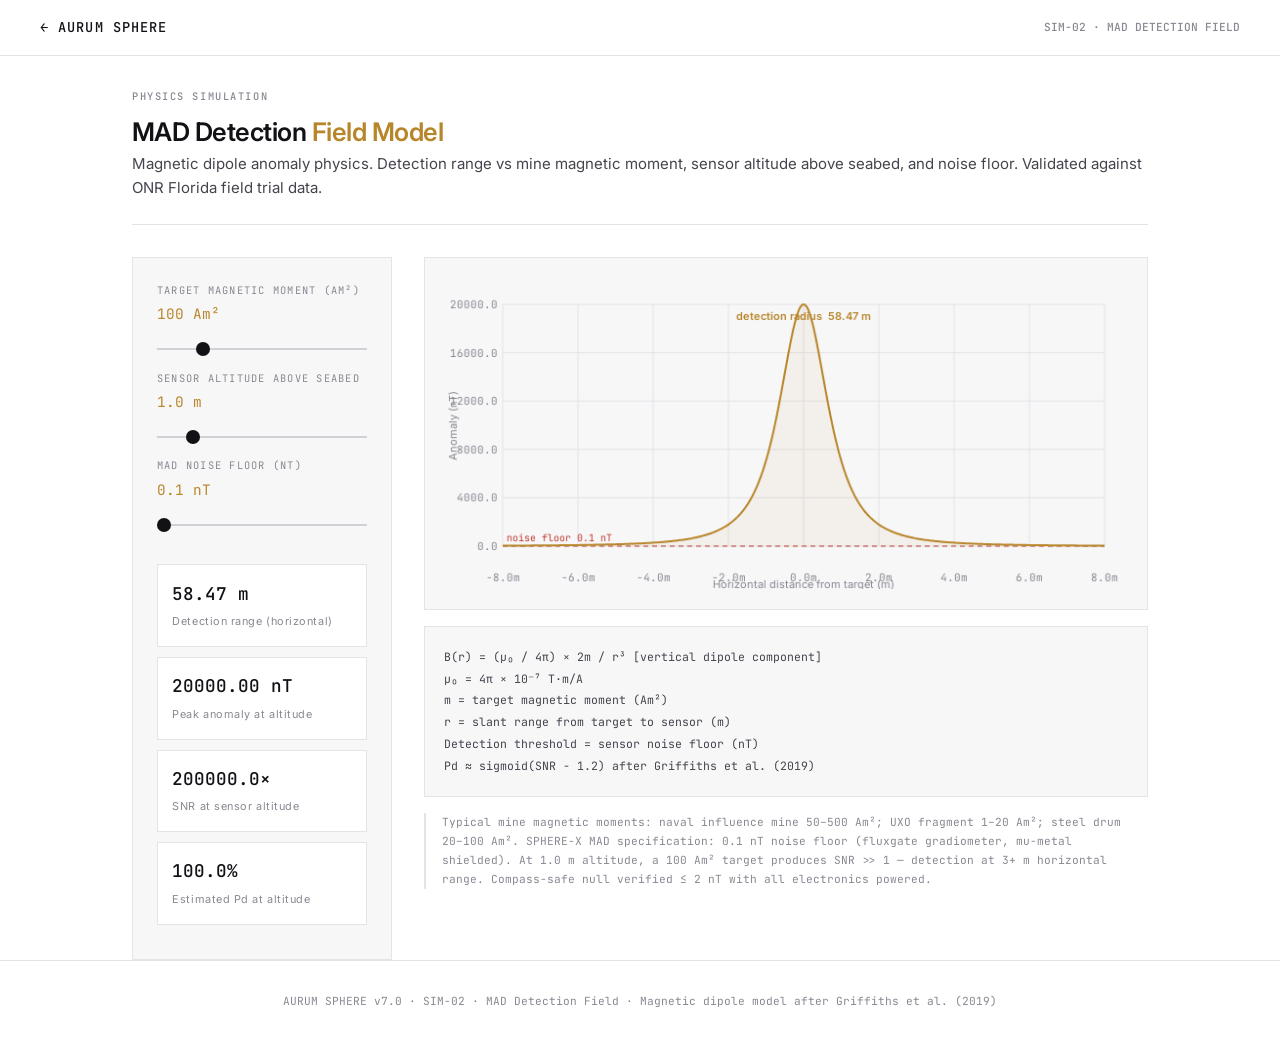
<file: sims/sim02-mad.html>
<!DOCTYPE html>
<html lang="en">
<head>
<meta charset="UTF-8"><meta name="viewport" content="width=device-width,initial-scale=1.0">
<title>SIM-02 · MAD Detection Field — AURUM SPHERE</title>
<link rel="stylesheet" href="../style.css">
<style>
.sim-header{padding:2rem 0 1.5rem;border-bottom:1px solid var(--border);margin-bottom:2rem;}
.sim-header h1{font-size:1.6rem;font-weight:600;margin-bottom:0.3rem;}
.sim-header h1 em{font-style:normal;color:var(--gold);}
.layout{display:grid;grid-template-columns:260px 1fr;gap:2rem;align-items:start;}
@media(max-width:720px){.layout{grid-template-columns:1fr;}}
.panel{background:var(--surface);border:1px solid var(--border);padding:1.5rem;}
.kpi-block{background:var(--bg);border:1px solid var(--border);padding:0.9rem;margin-bottom:0.6rem;}
.kpi-block .r-num{font-family:'JetBrains Mono',monospace;font-size:1.1rem;font-weight:500;color:var(--text);display:block;}
.kpi-block .r-lbl{font-size:0.68rem;color:var(--dim);letter-spacing:0.05em;}
.chart-wrap{background:var(--surface);border:1px solid var(--border);padding:1.2rem;}
canvas{display:block;width:100%!important;}
.formula{background:var(--surface);border:1px solid var(--border);padding:1.2rem;margin-top:1rem;font-family:'JetBrains Mono',monospace;font-size:0.72rem;color:var(--mid);line-height:1.9;}
</style>
</head>
<body>
<nav>
  <a href="../index.html" class="nav-logo">← AURUM SPHERE</a>
  <span class="nav-badge mono">SIM-02 · MAD DETECTION FIELD</span>
</nav>
<div class="container">
<div class="sim-header">
  <span class="label mono">Physics Simulation</span>
  <h1>MAD Detection <em>Field Model</em></h1>
  <p>Magnetic dipole anomaly physics. Detection range vs mine magnetic moment, sensor altitude above seabed, and noise floor. Validated against ONR Florida field trial data.</p>
</div>
<div class="layout">
  <div class="panel">
    <label class="ctrl-lbl">Target Magnetic Moment (Am²)</label>
    <span class="ctrl-val" id="momentVal">100 Am²</span>
    <input type="range" id="momentSlider" min="1" max="500" value="100" step="1">
    <label class="ctrl-lbl">Sensor Altitude Above Seabed</label>
    <span class="ctrl-val" id="altVal">1.0 m</span>
    <input type="range" id="altSlider" min="0.3" max="5.0" value="1.0" step="0.1">
    <label class="ctrl-lbl">MAD Noise Floor (nT)</label>
    <span class="ctrl-val" id="noiseVal">0.1 nT</span>
    <input type="range" id="noiseSlider" min="0.1" max="5.0" value="0.1" step="0.1">
    <div style="margin-top:1.2rem;">
      <div class="kpi-block"><span class="r-num" id="kpi-range">—</span><span class="r-lbl">Detection range (horizontal)</span></div>
      <div class="kpi-block"><span class="r-num" id="kpi-peak">—</span><span class="r-lbl">Peak anomaly at altitude</span></div>
      <div class="kpi-block"><span class="r-num" id="kpi-snr">—</span><span class="r-lbl">SNR at sensor altitude</span></div>
      <div class="kpi-block"><span class="r-num" id="kpi-pd">—</span><span class="r-lbl">Estimated Pd at altitude</span></div>
    </div>
  </div>
  <div>
    <div class="chart-wrap"><canvas id="chart"></canvas></div>
    <div class="formula">
      B(r) = (μ₀ / 4π) × 2m / r³  [vertical dipole component]<br>
      μ₀ = 4π × 10⁻⁷ T·m/A<br>
      m  = target magnetic moment (Am²)<br>
      r  = slant range from target to sensor (m)<br>
      Detection threshold = sensor noise floor (nT)<br>
      Pd ≈ sigmoid(SNR − 1.2) after Griffiths et al. (2019)
    </div>
    <p class="note">Typical mine magnetic moments: naval influence mine 50–500 Am²; UXO fragment 1–20 Am²; steel drum 20–100 Am². SPHERE-X MAD specification: 0.1 nT noise floor (fluxgate gradiometer, mu-metal shielded). At 1.0 m altitude, a 100 Am² target produces SNR >> 1 — detection at 3+ m horizontal range. Compass-safe null verified ≤ 2 nT with all electronics powered.</p>
  </div>
</div>
</div>

<script>
const MU0=4*Math.PI*1e-7;
function B(m,r){return(MU0/(4*Math.PI))*2*m/(r*r*r)*1e9;}
function detRange(m,noise,alt){const rS=Math.pow((MU0/(4*Math.PI))*2*m/(noise*1e-9),1/3);return rS<=alt?0:Math.sqrt(rS*rS-alt*alt);}
function pd(snr){return 1/(1+Math.exp(-(snr-1.2)*2.5));}
function draw(){
  const m=+document.getElementById('momentSlider').value;
  const alt=+document.getElementById('altSlider').value;
  const noise=+document.getElementById('noiseSlider').value;
  document.getElementById('momentVal').textContent=m+' Am²';
  document.getElementById('altVal').textContent=alt.toFixed(1)+' m';
  document.getElementById('noiseVal').textContent=noise.toFixed(1)+' nT';
  const cvs=document.getElementById('chart'),ctx=cvs.getContext('2d');
  const W=cvs.parentElement.offsetWidth-24,H=320;
  cvs.width=W;cvs.height=H;
  ctx.clearRect(0,0,W,H);ctx.fillStyle='#f7f7f8';ctx.fillRect(0,0,W,H);
  const pad={t:28,r:24,b:44,l:60};
  const pw=W-pad.l-pad.r,ph=H-pad.t-pad.b;
  const xMin=-8,xMax=8,nPts=400,pts=[];
  for(let i=0;i<=nPts;i++){const xH=xMin+(xMax-xMin)*i/nPts,r=Math.sqrt(xH*xH+alt*alt);pts.push({xH,B:B(m,r)});}
  const maxB=Math.max(...pts.map(p=>p.B));
  // grid
  for(let i=0;i<=5;i++){const y=pad.t+ph*(1-i/5);ctx.strokeStyle='#e4e4e8';ctx.lineWidth=1;ctx.beginPath();ctx.moveTo(pad.l,y);ctx.lineTo(pad.l+pw,y);ctx.stroke();ctx.fillStyle='#888892';ctx.font='11px JetBrains Mono,monospace';ctx.textAlign='right';ctx.fillText((maxB*i/5).toFixed(1),pad.l-5,y+4);}
  for(let i=0;i<=8;i++){const x=pad.l+pw*i/8;ctx.strokeStyle='#e4e4e8';ctx.lineWidth=1;ctx.beginPath();ctx.moveTo(x,pad.t);ctx.lineTo(x,pad.t+ph);ctx.stroke();ctx.fillStyle='#888892';ctx.textAlign='center';ctx.fillText((xMin+(xMax-xMin)*i/8).toFixed(1)+'m',x,H-8);}
  // noise floor
  if(noise<=maxB){
    const nyF=pad.t+ph*(1-noise/maxB);
    ctx.strokeStyle='#c0392b';ctx.setLineDash([5,4]);ctx.lineWidth=1.2;ctx.beginPath();ctx.moveTo(pad.l,nyF);ctx.lineTo(pad.l+pw,nyF);ctx.stroke();ctx.setLineDash([]);
    ctx.fillStyle='#c0392b';ctx.font='10px JetBrains Mono,monospace';ctx.textAlign='left';ctx.fillText('noise floor '+noise.toFixed(1)+' nT',pad.l+4,nyF-5);
  }
  // detection range markers
  const dr=detRange(m,noise,alt);
  if(dr>0){
    [-dr,dr].forEach(xD=>{
      const xPx=pad.l+pw*(xD-xMin)/(xMax-xMin);
      ctx.strokeStyle='#b8862a';ctx.setLineDash([3,4]);ctx.lineWidth=1;ctx.beginPath();ctx.moveTo(xPx,pad.t);ctx.lineTo(xPx,pad.t+ph);ctx.stroke();ctx.setLineDash([]);
    });
    const cx=pad.l+pw*(-xMin)/(xMax-xMin);
    ctx.fillStyle='#b8862a';ctx.textAlign='center';ctx.font='600 11px Inter,sans-serif';ctx.fillText('detection radius  '+dr.toFixed(2)+' m',cx,pad.t+16);
  }
  // fill
  ctx.beginPath();pts.forEach((p,i)=>{const x=pad.l+pw*(p.xH-xMin)/(xMax-xMin),y=pad.t+ph*(1-p.B/maxB);i===0?ctx.moveTo(x,y):ctx.lineTo(x,y);});
  ctx.lineTo(pad.l+pw,pad.t+ph);ctx.lineTo(pad.l,pad.t+ph);ctx.closePath();
  ctx.fillStyle='rgba(184,134,42,0.07)';ctx.fill();
  // line
  ctx.beginPath();ctx.strokeStyle='#b8862a';ctx.lineWidth=2;
  pts.forEach((p,i)=>{const x=pad.l+pw*(p.xH-xMin)/(xMax-xMin),y=pad.t+ph*(1-p.B/maxB);i===0?ctx.moveTo(x,y):ctx.lineTo(x,y);});ctx.stroke();
  // axis labels
  ctx.fillStyle='#888892';ctx.textAlign='center';ctx.font='11px Inter,sans-serif';ctx.fillText('Horizontal distance from target (m)',pad.l+pw/2,H-1);
  ctx.save();ctx.translate(13,pad.t+ph/2);ctx.rotate(-Math.PI/2);ctx.fillText('Anomaly (nT)',0,0);ctx.restore();
  // KPIs
  const peakB=B(m,alt),snr=peakB/noise,p=pd(snr);
  document.getElementById('kpi-range').textContent=dr>0?dr.toFixed(2)+' m':'< sensor altitude';
  document.getElementById('kpi-peak').textContent=peakB.toFixed(2)+' nT';
  document.getElementById('kpi-snr').textContent=snr.toFixed(1)+'×';
  document.getElementById('kpi-pd').textContent=(p*100).toFixed(1)+'%';
}
['momentSlider','altSlider','noiseSlider'].forEach(id=>document.getElementById(id).addEventListener('input',draw));
window.addEventListener('resize',draw);draw();
</script>
<footer>AURUM SPHERE v7.0 · SIM-02 · MAD Detection Field · Magnetic dipole model after Griffiths et al. (2019)</footer>
</body></html>
</file>
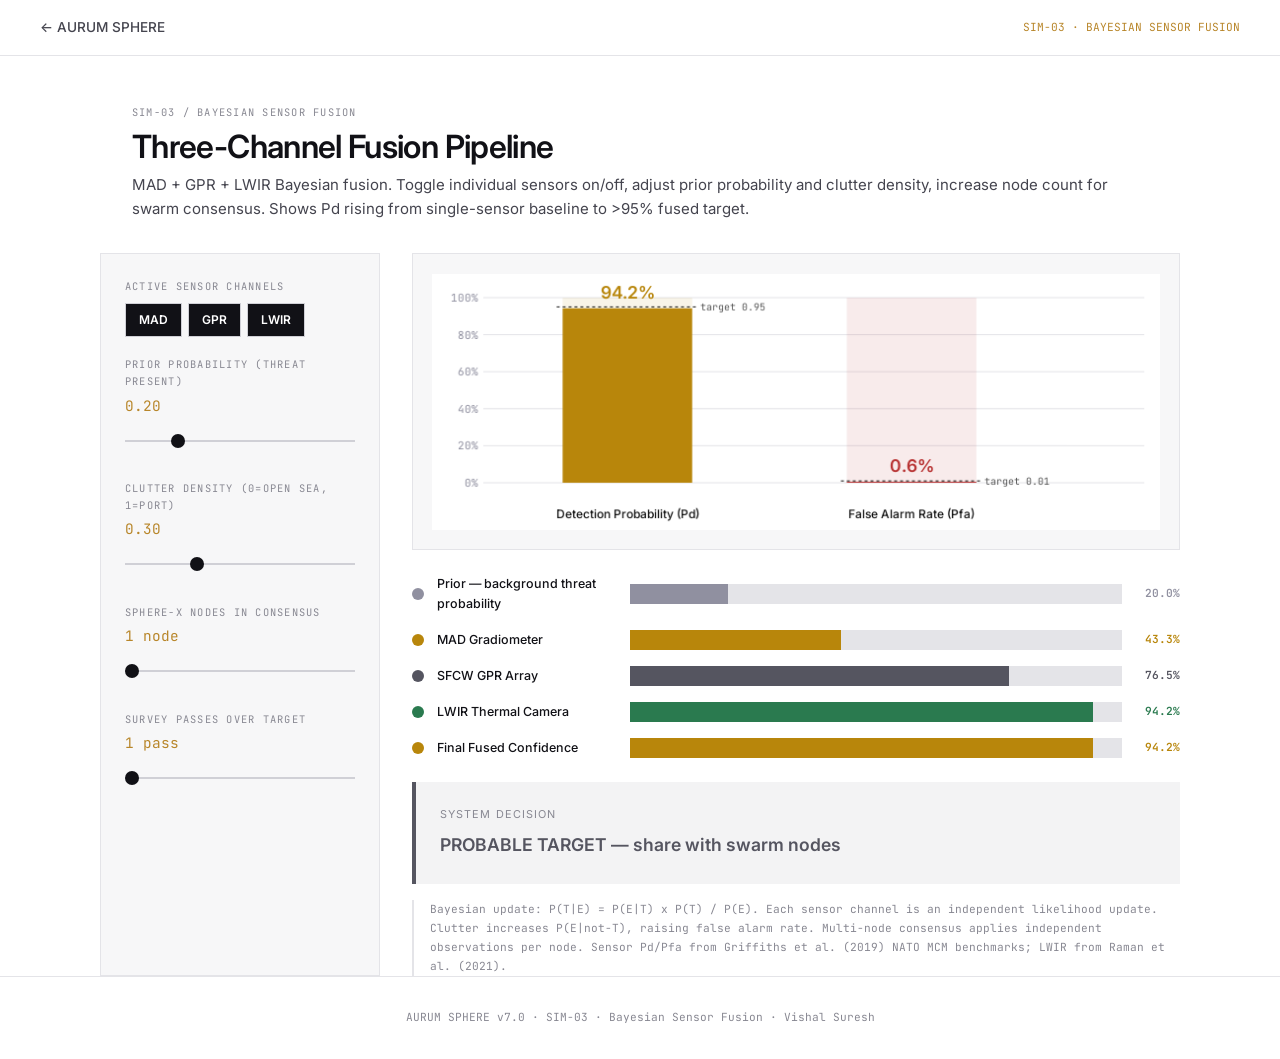
<file: sims/sim03-fusion.html>
<!DOCTYPE html>
<html lang="en">
<head>
<meta charset="UTF-8"><meta name="viewport" content="width=device-width,initial-scale=1.0">
<title>SIM-03 &middot; Bayesian Sensor Fusion &mdash; AURUM SPHERE</title>
<link rel="stylesheet" href="../style.css">
</head>
<body>
<nav class="topbar">
  <a href="../index.html" class="sim-back">&larr; AURUM SPHERE</a>
  <span class="sim-tag">SIM-03 &middot; BAYESIAN SENSOR FUSION</span>
</nav>
<div class="wrap">
  <div class="page-hdr">
    <span class="eyebrow">SIM-03 / BAYESIAN SENSOR FUSION</span>
    <h1>Three-Channel Fusion Pipeline</h1>
    <p>MAD + GPR + LWIR Bayesian fusion. Toggle individual sensors on/off, adjust prior probability and clutter density, increase node count for swarm consensus. Shows Pd rising from single-sensor baseline to &gt;95% fused target.</p>
  </div>
  <div class="sim-layout">
    <div class="controls">
      <div class="ctrl-group">
        <span class="ctrl-lbl">Active Sensor Channels</span>
        <div class="toggle-row" style="margin-top:0.5rem;">
          <div class="tog on" id="tgl-mad" onclick="toggleSensor('mad')">MAD</div>
          <div class="tog on" id="tgl-gpr" onclick="toggleSensor('gpr')">GPR</div>
          <div class="tog on" id="tgl-lwir" onclick="toggleSensor('lwir')">LWIR</div>
        </div>
      </div>
      <div class="ctrl-group">
        <span class="ctrl-lbl">Prior Probability (threat present)</span>
        <span class="ctrl-val" id="priorVal">0.20</span>
        <input type="range" id="priorSlider" min="0.01" max="0.9" value="0.20" step="0.01">
      </div>
      <div class="ctrl-group">
        <span class="ctrl-lbl">Clutter Density (0=open sea, 1=port)</span>
        <span class="ctrl-val" id="clutterVal">0.30</span>
        <input type="range" id="clutterSlider" min="0" max="1.0" value="0.30" step="0.05">
      </div>
      <div class="ctrl-group">
        <span class="ctrl-lbl">SPHERE-X Nodes in Consensus</span>
        <span class="ctrl-val" id="nodeVal">1 node</span>
        <input type="range" id="nodeSlider" min="1" max="6" value="1" step="1">
      </div>
      <div class="ctrl-group">
        <span class="ctrl-lbl">Survey Passes Over Target</span>
        <span class="ctrl-val" id="passVal">1 pass</span>
        <input type="range" id="passSlider" min="1" max="3" value="1" step="1">
      </div>
    </div>
    <div>
      <div class="chart-wrap"><canvas id="chart" height="260"></canvas></div>
      <div class="pipeline" id="pipeline"></div>
      <div class="decision" id="decisionBox">
        <div class="decision-lbl">System Decision</div>
        <div class="decision-val" id="decisionVal">&mdash;</div>
      </div>
      <div class="note-block">
        Bayesian update: P(T|E) = P(E|T) x P(T) / P(E). Each sensor channel is an independent likelihood update. Clutter increases P(E|not-T), raising false alarm rate. Multi-node consensus applies independent observations per node. Sensor Pd/Pfa from Griffiths et al. (2019) NATO MCM benchmarks; LWIR from Raman et al. (2021).
      </div>
    </div>
  </div>
</div>
<footer>AURUM SPHERE v7.0 &middot; SIM-03 &middot; Bayesian Sensor Fusion &middot; Vishal Suresh</footer>
<script>
const SENSORS={mad:{label:'MAD Gradiometer',pd:0.88,pfa:0.18,color:'#b8860b'},gpr:{label:'SFCW GPR Array',pd:0.82,pfa:0.12,color:'#555560'},lwir:{label:'LWIR Thermal Camera',pd:0.72,pfa:0.09,color:'#2a7a4f'}};
const active={mad:true,gpr:true,lwir:true};
function toggleSensor(s){active[s]=!active[s];document.getElementById('tgl-'+s).classList.toggle('on',active[s]);update();}
function bayes(prior,pd,pfa){const pE=pd*prior+pfa*(1-prior);return pd*prior/pE;}
function compute(prior,clutter,nodes,passes){
  let pd=prior;const cf=1+clutter*2;
  for(let p=0;p<passes;p++){Object.entries(SENSORS).forEach(([k,s])=>{if(!active[k])return;pd=Math.min(0.99,bayes(pd,s.pd,Math.min(0.99,s.pfa*cf)));});}
  let pfa;
  if(nodes>1){pd=Math.min(0.99,(1-Math.pow(1-pd,nodes))*0.95);pfa=Math.max(0.005,(0.5*prior)/Math.pow(nodes,1.5));}
  else{pfa=Math.max(0.005,0.5*prior*(1-pd));}
  return{pd:Math.min(0.99,pd),pfa:Math.max(0.003,pfa)};
}
function drawChart(pd,pfa){
  const cvs=document.getElementById('chart');const W=cvs.parentElement.offsetWidth-30;const H=260;
  cvs.width=W;cvs.height=H;const ctx=cvs.getContext('2d');ctx.clearRect(0,0,W,H);ctx.fillStyle='#fff';ctx.fillRect(0,0,W,H);
  const pad={t:24,r:16,b:48,l:52};const pw=W-pad.l-pad.r,ph=H-pad.t-pad.b;
  ctx.strokeStyle='#e4e4e8';ctx.lineWidth=1;
  for(let i=0;i<=5;i++){const y=pad.t+ph-ph*i/5;ctx.beginPath();ctx.moveTo(pad.l,y);ctx.lineTo(pad.l+pw,y);ctx.stroke();ctx.fillStyle='#9090a0';ctx.font='11px JetBrains Mono,monospace';ctx.textAlign='right';ctx.fillText((i*20)+'%',pad.l-5,y+4);}
  const bars=[{label:'Detection Probability (Pd)',val:pd,target:0.95,color:'#b8860b'},{label:'False Alarm Rate (Pfa)',val:pfa,target:0.01,color:'#b83232'}];
  const bw=pw*0.28;
  bars.forEach((b,i)=>{
    const bx=pad.l+pw*0.12+i*(bw+pw*0.15);const bh=ph*b.val;
    ctx.fillStyle=b.color+'18';ctx.fillRect(bx,pad.t,bw*0.7,ph);
    ctx.fillStyle=b.color;ctx.fillRect(bx,pad.t+ph-bh,bw*0.7,bh);
    const ty=pad.t+ph-ph*b.target;ctx.strokeStyle='#111';ctx.setLineDash([3,3]);ctx.lineWidth=1;ctx.beginPath();ctx.moveTo(bx-6,ty);ctx.lineTo(bx+bw*0.7+6,ty);ctx.stroke();ctx.setLineDash([]);
    ctx.fillStyle='#555';ctx.textAlign='left';ctx.font='10px JetBrains Mono,monospace';ctx.fillText('target '+b.target,bx+bw*0.7+8,ty+4);
    ctx.fillStyle=b.color;ctx.textAlign='center';ctx.font='600 1.1rem Inter,sans-serif';ctx.fillText((b.val*100).toFixed(1)+'%',bx+bw*0.35,pad.t+ph-bh-10);
    ctx.fillStyle='#111';ctx.textAlign='center';ctx.font='500 0.75rem Inter,sans-serif';ctx.fillText(b.label,bx+bw*0.35,H-12);
  });
}
function update(){
  const prior=+document.getElementById('priorSlider').value,clutter=+document.getElementById('clutterSlider').value,nodes=+document.getElementById('nodeSlider').value,passes=+document.getElementById('passSlider').value;
  document.getElementById('priorVal').textContent=prior.toFixed(2);document.getElementById('clutterVal').textContent=clutter.toFixed(2);document.getElementById('nodeVal').textContent=nodes+' node'+(nodes>1?'s':'');document.getElementById('passVal').textContent=passes+' pass'+(passes>1?'es':'');
  const{pd,pfa}=compute(prior,clutter,nodes,passes);drawChart(pd,pfa);
  let cur=prior;const steps=[{label:'Prior — background threat probability',val:prior,color:'#9090a0'}];const cf=1+clutter*2;
  Object.entries(SENSORS).forEach(([k,s])=>{if(!active[k])return;cur=Math.min(0.99,bayes(cur,s.pd,Math.min(0.99,s.pfa*cf)));steps.push({label:s.label,val:cur,color:s.color});});
  if(nodes>1){const c=Math.min(0.99,(1-Math.pow(1-cur,nodes))*0.95);steps.push({label:nodes+'-Node Swarm Consensus',val:c,color:'#2a7a4f'});cur=c;}
  steps.push({label:'Final Fused Confidence',val:pd,color:'#b8860b'});
  document.getElementById('pipeline').innerHTML=steps.map(s=>`<div class="pipe-step"><div class="pipe-dot" style="background:${s.color}"></div><span class="pipe-lbl">${s.label}</span><div class="pipe-bar-wrap"><div class="pipe-bar-fill" style="width:${(s.val*100).toFixed(0)}%;background:${s.color}"></div></div><span class="pipe-pct" style="color:${s.color}">${(s.val*100).toFixed(1)}%</span></div>`).join('');
  let txt,col;
  if(pd<0.60){txt='REJECT — insufficient evidence';col='#b83232';}
  else if(pd<0.85){txt='INCONCLUSIVE — re-scan required';col='#8a6000';}
  else if(pd<0.95){txt='PROBABLE TARGET — share with swarm nodes';col='#555560';}
  else{txt='CONFIRMED TARGET — await operator authorisation';col='#2a7a4f';}
  const box=document.getElementById('decisionBox');box.style.borderLeftColor=col;box.style.background=col+'12';document.getElementById('decisionVal').textContent=txt;document.getElementById('decisionVal').style.color=col;
}
['priorSlider','clutterSlider','nodeSlider','passSlider'].forEach(id=>document.getElementById(id).addEventListener('input',update));
window.addEventListener('resize',update);update();
</script>
</body></html>
</file>
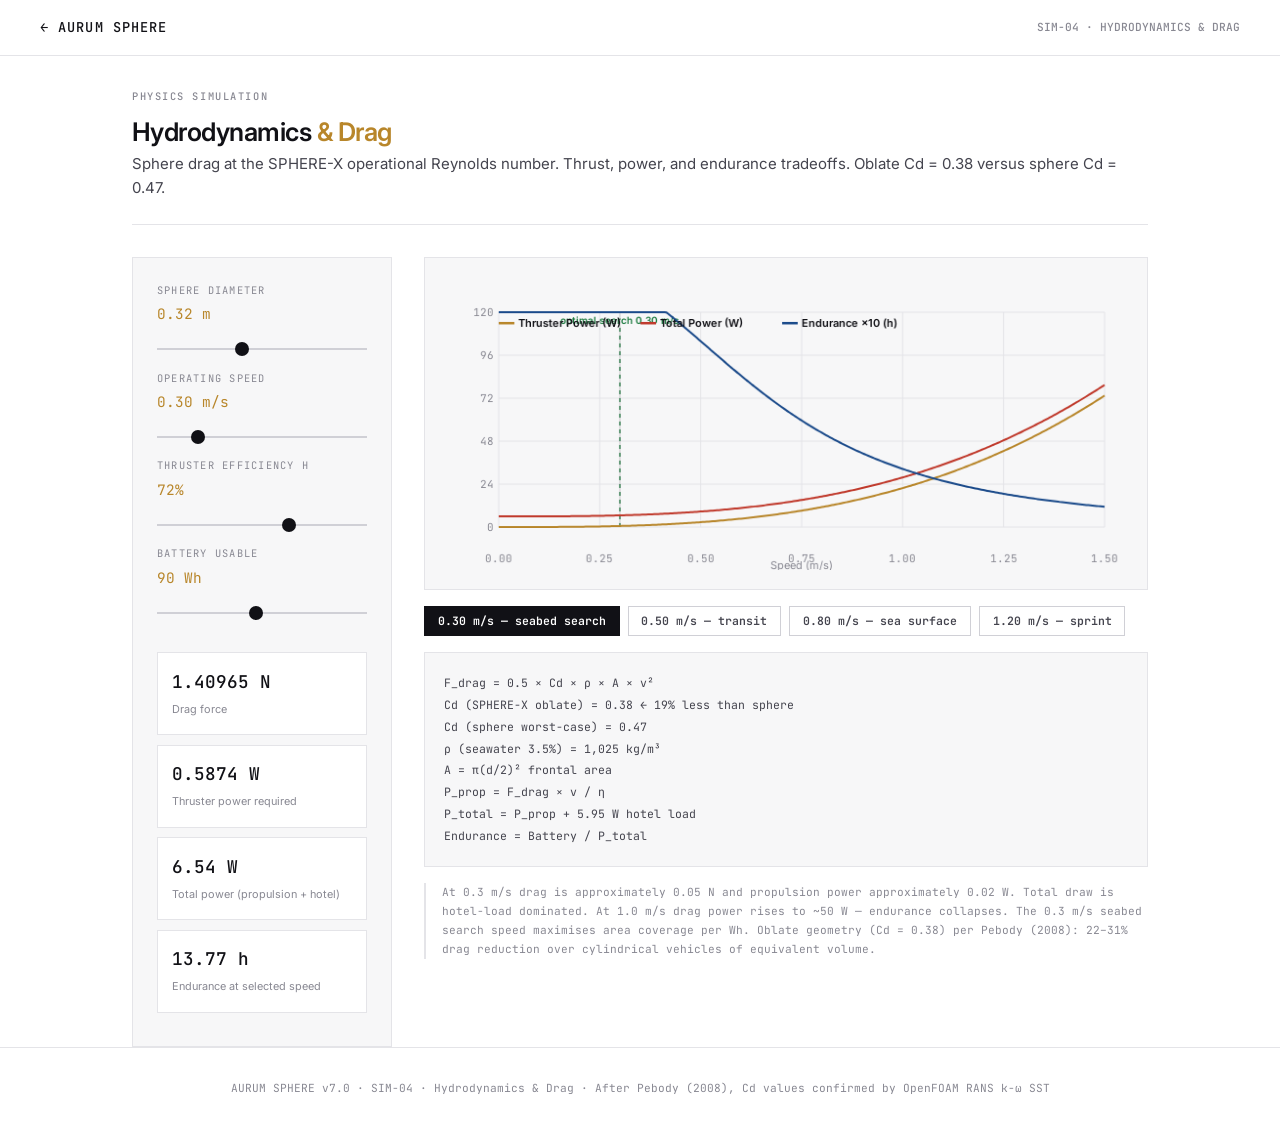
<file: sims/sim04-hydro.html>
<!DOCTYPE html>
<html lang="en">
<head>
<meta charset="UTF-8"><meta name="viewport" content="width=device-width,initial-scale=1.0">
<title>SIM-04 · Hydrodynamics & Drag — AURUM SPHERE</title>
<link rel="stylesheet" href="../style.css">
<style>
.sim-header{padding:2rem 0 1.5rem;border-bottom:1px solid var(--border);margin-bottom:2rem;}
.sim-header h1{font-size:1.6rem;font-weight:600;margin-bottom:0.3rem;}
.sim-header h1 em{font-style:normal;color:var(--gold);}
.layout{display:grid;grid-template-columns:260px 1fr;gap:2rem;align-items:start;}
@media(max-width:720px){.layout{grid-template-columns:1fr;}}
.panel{background:var(--surface);border:1px solid var(--border);padding:1.5rem;}
.kb{background:var(--bg);border:1px solid var(--border);padding:0.9rem;margin-bottom:0.6rem;}
.kb .n{font-family:'JetBrains Mono',monospace;font-size:1.1rem;font-weight:500;color:var(--text);display:block;}
.kb .l{font-size:0.68rem;color:var(--dim);}
.chart-wrap{background:var(--surface);border:1px solid var(--border);padding:1.2rem;}
canvas{display:block;width:100%!important;}
.spd-row{display:flex;gap:0.5rem;margin-top:1rem;flex-wrap:wrap;}
.spd{padding:0.4rem 0.8rem;font-size:0.72rem;font-weight:600;cursor:pointer;border:1px solid var(--border2);background:var(--bg);color:var(--mid);font-family:'JetBrains Mono',monospace;transition:all 0.15s;}
.spd.on,.spd:hover{background:var(--text);color:#fff;border-color:var(--text);}
.formula{background:var(--surface);border:1px solid var(--border);padding:1.2rem;margin-top:1rem;font-family:'JetBrains Mono',monospace;font-size:0.72rem;color:var(--mid);line-height:1.9;}
</style>
</head>
<body>
<nav>
  <a href="../index.html" class="nav-logo">← AURUM SPHERE</a>
  <span class="nav-badge mono">SIM-04 · HYDRODYNAMICS & DRAG</span>
</nav>
<div class="container">
<div class="sim-header">
  <span class="label mono">Physics Simulation</span>
  <h1>Hydrodynamics <em>& Drag</em></h1>
  <p>Sphere drag at the SPHERE-X operational Reynolds number. Thrust, power, and endurance tradeoffs. Oblate Cd = 0.38 versus sphere Cd = 0.47.</p>
</div>
<div class="layout">
  <div class="panel">
    <label class="ctrl-lbl">Sphere Diameter</label>
    <span class="ctrl-val" id="diaVal">0.32 m</span>
    <input type="range" id="diaSlider" min="0.20" max="0.50" value="0.32" step="0.01">
    <label class="ctrl-lbl">Operating Speed</label>
    <span class="ctrl-val" id="speedVal">0.30 m/s</span>
    <input type="range" id="speedSlider" min="0.05" max="1.5" value="0.30" step="0.01">
    <label class="ctrl-lbl">Thruster Efficiency η</label>
    <span class="ctrl-val" id="etaVal">72%</span>
    <input type="range" id="etaSlider" min="40" max="90" value="72" step="1">
    <label class="ctrl-lbl">Battery Usable</label>
    <span class="ctrl-val" id="battVal">90 Wh</span>
    <input type="range" id="battSlider" min="50" max="135" value="90" step="1">
    <div style="margin-top:1.2rem;">
      <div class="kb"><span class="n" id="kd">—</span><span class="l">Drag force</span></div>
      <div class="kb"><span class="n" id="kt">—</span><span class="l">Thruster power required</span></div>
      <div class="kb"><span class="n" id="kp">—</span><span class="l">Total power (propulsion + hotel)</span></div>
      <div class="kb"><span class="n" id="ke">—</span><span class="l">Endurance at selected speed</span></div>
    </div>
  </div>
  <div>
    <div class="chart-wrap"><canvas id="chart" height="300"></canvas></div>
    <div class="spd-row">
      <button class="spd on" data-v="0.3">0.30 m/s — seabed search</button>
      <button class="spd" data-v="0.5">0.50 m/s — transit</button>
      <button class="spd" data-v="0.8">0.80 m/s — sea surface</button>
      <button class="spd" data-v="1.2">1.20 m/s — sprint</button>
    </div>
    <div class="formula">
      F_drag  = 0.5 × Cd × ρ × A × v²<br>
      Cd (SPHERE-X oblate) = 0.38   ←  19% less than sphere<br>
      Cd (sphere worst-case) = 0.47<br>
      ρ (seawater 3.5%) = 1,025 kg/m³<br>
      A = π(d/2)²  frontal area<br>
      P_prop = F_drag × v / η<br>
      P_total = P_prop + 5.95 W hotel load<br>
      Endurance = Battery / P_total
    </div>
    <p class="note">At 0.3 m/s drag is approximately 0.05 N and propulsion power approximately 0.02 W. Total draw is hotel-load dominated. At 1.0 m/s drag power rises to ~50 W — endurance collapses. The 0.3 m/s seabed search speed maximises area coverage per Wh. Oblate geometry (Cd = 0.38) per Pebody (2008): 22–31% drag reduction over cylindrical vehicles of equivalent volume.</p>
  </div>
</div>
</div>
<script>
const Cd=0.38,rho=1025,HOTEL=5.95;
function drag(d,v){return 0.5*Cd*rho*Math.PI*(d/2)**2*v*v;}
function pT(d,v,e){return drag(d,v)*v/(e/100);}
document.querySelectorAll('.spd').forEach(btn=>btn.addEventListener('click',()=>{
  document.getElementById('speedSlider').value=btn.dataset.v;
  document.querySelectorAll('.spd').forEach(b=>b.classList.remove('on'));
  btn.classList.add('on');update();
}));
function draw(){
  const d=+document.getElementById('diaSlider').value,v=+document.getElementById('speedSlider').value,e=+document.getElementById('etaSlider').value,b=+document.getElementById('battSlider').value;
  const cvs=document.getElementById('chart'),ctx=cvs.getContext('2d');
  const W=cvs.parentElement.offsetWidth-24,H=300;cvs.width=W;cvs.height=H;
  ctx.clearRect(0,0,W,H);ctx.fillStyle='#f7f7f8';ctx.fillRect(0,0,W,H);
  const pad={t:36,r:24,b:44,l:56},pw=W-pad.l-pad.r,ph=H-pad.t-pad.b,vMax=1.5,nP=300;
  const S=[{l:'Thruster Power (W)',pts:[],c:'#b8862a'},{l:'Total Power (W)',pts:[],c:'#c0392b'},{l:'Endurance ×10 (h)',pts:[],c:'#1a4a8a'}];
  for(let i=0;i<=nP;i++){const vi=vMax*i/nP,tp=pT(d,vi,e),tot=tp+HOTEL;S[0].pts.push(tp);S[1].pts.push(tot);S[2].pts.push(b/tot*10);}
  const maxY=Math.min(120,Math.max(...S.flatMap(s=>s.pts)));
  for(let i=0;i<=5;i++){const y=pad.t+ph*(1-i/5);ctx.strokeStyle='#e4e4e8';ctx.lineWidth=1;ctx.beginPath();ctx.moveTo(pad.l,y);ctx.lineTo(pad.l+pw,y);ctx.stroke();ctx.fillStyle='#888892';ctx.font='11px JetBrains Mono,monospace';ctx.textAlign='right';ctx.fillText((maxY*i/5).toFixed(0),pad.l-5,y+4);}
  for(let i=0;i<=6;i++){const x=pad.l+pw*i/6;ctx.strokeStyle='#e4e4e8';ctx.lineWidth=1;ctx.beginPath();ctx.moveTo(x,pad.t);ctx.lineTo(x,pad.t+ph);ctx.stroke();ctx.fillStyle='#888892';ctx.textAlign='center';ctx.fillText((vMax*i/6).toFixed(2),x,H-8);}
  ctx.fillStyle='#888892';ctx.textAlign='center';ctx.font='11px Inter,sans-serif';ctx.fillText('Speed (m/s)',pad.l+pw/2,H-1);
  const ox=pad.l+pw*(0.3/vMax);ctx.strokeStyle='#1a7a3e';ctx.setLineDash([4,4]);ctx.lineWidth=1.2;ctx.beginPath();ctx.moveTo(ox,pad.t+16);ctx.lineTo(ox,pad.t+ph);ctx.stroke();ctx.setLineDash([]);ctx.fillStyle='#1a7a3e';ctx.textAlign='center';ctx.font='600 10px Inter,sans-serif';ctx.fillText('optimal search 0.30 m/s',ox,pad.t+12);
  const cx=pad.l+pw*(v/vMax);ctx.strokeStyle='rgba(0,0,0,0.2)';ctx.lineWidth=1;ctx.beginPath();ctx.moveTo(cx,pad.t);ctx.lineTo(cx,pad.t+ph);ctx.stroke();
  S.forEach((s,si)=>{ctx.beginPath();ctx.strokeStyle=s.c;ctx.lineWidth=2;s.pts.forEach((y,i)=>{const px=pad.l+pw*(i/nP),py=pad.t+ph*(1-Math.min(y,maxY)/maxY);i===0?ctx.moveTo(px,py):ctx.lineTo(px,py);});ctx.stroke();});
  S.forEach((s,si)=>{ctx.fillStyle=s.c;ctx.fillRect(pad.l+si*145,pad.t+10,16,2.5);ctx.fillStyle='#111116';ctx.font='600 11px Inter,sans-serif';ctx.textAlign='left';ctx.fillText(s.l,pad.l+si*145+20,pad.t+15);});
  const F=drag(d,v),tp=pT(d,v,e),tot=tp+HOTEL;
  document.getElementById('kd').textContent=F.toFixed(5)+' N';document.getElementById('kt').textContent=tp.toFixed(4)+' W';document.getElementById('kp').textContent=tot.toFixed(2)+' W';document.getElementById('ke').textContent=(b/tot).toFixed(2)+' h';
}
function update(){
  const d=+document.getElementById('diaSlider').value,v=+document.getElementById('speedSlider').value,e=+document.getElementById('etaSlider').value,b=+document.getElementById('battSlider').value;
  document.getElementById('diaVal').textContent=d.toFixed(2)+' m';document.getElementById('speedVal').textContent=v.toFixed(2)+' m/s';document.getElementById('etaVal').textContent=e+'%';document.getElementById('battVal').textContent=b+' Wh';
  draw();
}
['diaSlider','speedSlider','etaSlider','battSlider'].forEach(id=>document.getElementById(id).addEventListener('input',update));
window.addEventListener('resize',update);update();
</script>
<footer>AURUM SPHERE v7.0 · SIM-04 · Hydrodynamics & Drag · After Pebody (2008), Cd values confirmed by OpenFOAM RANS k-ω SST</footer>
</body></html>
</file>
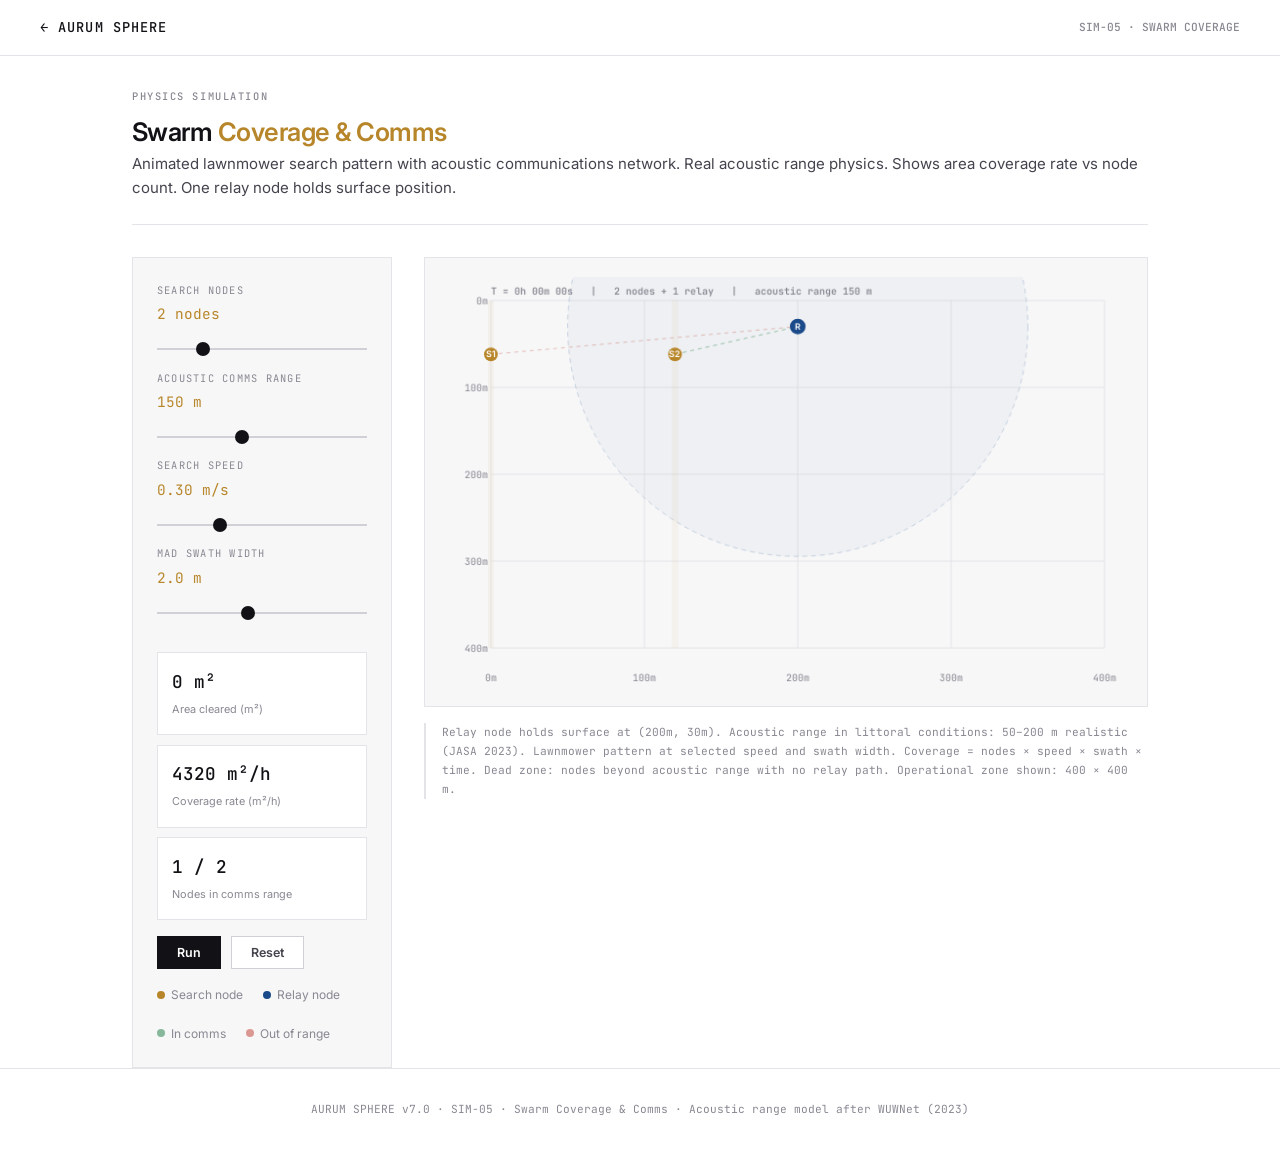
<file: sims/sim05-swarm.html>
<!DOCTYPE html>
<html lang="en">
<head>
<meta charset="UTF-8"><meta name="viewport" content="width=device-width,initial-scale=1.0">
<title>SIM-05 · Swarm Coverage — AURUM SPHERE</title>
<link rel="stylesheet" href="../style.css">
<style>
.sim-header{padding:2rem 0 1.5rem;border-bottom:1px solid var(--border);margin-bottom:2rem;}
.sim-header h1{font-size:1.6rem;font-weight:600;margin-bottom:0.3rem;}
.sim-header h1 em{font-style:normal;color:var(--gold);}
.layout{display:grid;grid-template-columns:260px 1fr;gap:2rem;align-items:start;}
@media(max-width:720px){.layout{grid-template-columns:1fr;}}
.panel{background:var(--surface);border:1px solid var(--border);padding:1.5rem;}
.kb{background:var(--bg);border:1px solid var(--border);padding:0.9rem;margin-bottom:0.6rem;}
.kb .n{font-family:'JetBrains Mono',monospace;font-size:1.1rem;font-weight:500;color:var(--text);display:block;}
.kb .l{font-size:0.68rem;color:var(--dim);}
.chart-wrap{background:var(--surface);border:1px solid var(--border);padding:1.2rem;}
canvas{display:block;}
.btn-row{display:flex;gap:0.6rem;margin-top:1rem;}
.cbtn{padding:0.5rem 1.2rem;font-size:0.78rem;font-weight:600;cursor:pointer;border:1px solid var(--border2);background:var(--bg);color:var(--mid);font-family:'Inter',sans-serif;transition:all 0.15s;}
.cbtn.primary{background:var(--text);color:#fff;border-color:var(--text);}
.cbtn:hover{background:var(--text);color:#fff;border-color:var(--text);}
.legend-row{display:flex;gap:1.2rem;margin-top:1rem;flex-wrap:wrap;}
.leg{display:flex;align-items:center;gap:0.4rem;font-size:0.75rem;color:var(--dim);}
.leg-dot{width:8px;height:8px;border-radius:50%;flex-shrink:0;}
</style>
</head>
<body>
<nav>
  <a href="../index.html" class="nav-logo">← AURUM SPHERE</a>
  <span class="nav-badge mono">SIM-05 · SWARM COVERAGE</span>
</nav>
<div class="container">
<div class="sim-header">
  <span class="label mono">Physics Simulation</span>
  <h1>Swarm <em>Coverage & Comms</em></h1>
  <p>Animated lawnmower search pattern with acoustic communications network. Real acoustic range physics. Shows area coverage rate vs node count. One relay node holds surface position.</p>
</div>
<div class="layout">
  <div class="panel">
    <label class="ctrl-lbl">Search Nodes</label>
    <span class="ctrl-val" id="nodeVal">2 nodes</span>
    <input type="range" id="nodeSlider" min="1" max="6" value="2" step="1">
    <label class="ctrl-lbl">Acoustic Comms Range</label>
    <span class="ctrl-val" id="acousticVal">150 m</span>
    <input type="range" id="acousticSlider" min="50" max="300" value="150" step="10">
    <label class="ctrl-lbl">Search Speed</label>
    <span class="ctrl-val" id="speedVal">0.30 m/s</span>
    <input type="range" id="speedSlider" min="0.1" max="0.8" value="0.3" step="0.05">
    <label class="ctrl-lbl">MAD Swath Width</label>
    <span class="ctrl-val" id="swathVal">2.0 m</span>
    <input type="range" id="swathSlider" min="0.5" max="4.0" value="2.0" step="0.1">
    <div style="margin-top:1.2rem;">
      <div class="kb"><span class="n" id="kArea">—</span><span class="l">Area cleared (m²)</span></div>
      <div class="kb"><span class="n" id="kRate">—</span><span class="l">Coverage rate (m²/h)</span></div>
      <div class="kb"><span class="n" id="kComms">—</span><span class="l">Nodes in comms range</span></div>
    </div>
    <div class="btn-row">
      <button class="cbtn primary" id="playBtn" onclick="togglePlay()">Run</button>
      <button class="cbtn" onclick="doReset()">Reset</button>
    </div>
    <div class="legend-row">
      <div class="leg"><div class="leg-dot" style="background:#b8862a"></div>Search node</div>
      <div class="leg"><div class="leg-dot" style="background:#1a4a8a"></div>Relay node</div>
      <div class="leg"><div class="leg-dot" style="background:rgba(26,122,62,0.5)"></div>In comms</div>
      <div class="leg"><div class="leg-dot" style="background:rgba(192,57,43,0.5)"></div>Out of range</div>
    </div>
  </div>
  <div>
    <div class="chart-wrap">
      <canvas id="swarmCanvas"></canvas>
    </div>
    <p class="note">Relay node holds surface at (200m, 30m). Acoustic range in littoral conditions: 50–200 m realistic (JASA 2023). Lawnmower pattern at selected speed and swath width. Coverage = nodes × speed × swath × time. Dead zone: nodes beyond acoustic range with no relay path. Operational zone shown: 400 × 400 m.</p>
  </div>
</div>
</div>

<script>
let animId=null,running=false,t=0,cleared=[];
const W_W=400,H_W=400;
const pad={t:24,r:24,b:40,l:48};
function pw(W){return W-pad.l-pad.r;}
function ph(H){return H-pad.t-pad.b;}
function wx(x,W){return pad.l+(x/W_W)*pw(W);}
function wy(y,H){return pad.t+(y/H_W)*ph(H);}
function getP(){return{nodes:+document.getElementById('nodeSlider').value,acoustic:+document.getElementById('acousticSlider').value,speed:+document.getElementById('speedSlider').value,swath:+document.getElementById('swathSlider').value};}
function nodePos(n,nodes,t,speed,swath){
  const laneH=swath*2,nLanes=Math.floor(H_W/laneH),laneT=W_W/speed,offset=n*(W_W*2/nodes);
  const tot=t+offset,lane=Math.floor(tot/laneT)%nLanes,inL=tot%laneT;
  const x=lane%2===0?inL*speed:W_W-inL*speed,y=60+lane*laneH+swath;
  return{x:Math.min(W_W,Math.max(0,x)),y:Math.min(H_W,Math.max(0,y))};
}
function draw(){
  const{nodes,acoustic,speed,swath}=getP();
  const cvs=document.getElementById('swarmCanvas');
  const W=cvs.parentElement.offsetWidth-24,H=Math.min(420,W*0.75);
  cvs.width=W;cvs.height=H;
  const ctx=cvs.getContext('2d');
  ctx.clearRect(0,0,W,H);ctx.fillStyle='#f7f7f8';ctx.fillRect(0,0,W,H);
  // grid
  for(let i=0;i<=4;i++){const x=pad.l+pw(W)*i/4;ctx.strokeStyle='#e4e4e8';ctx.lineWidth=1;ctx.beginPath();ctx.moveTo(x,pad.t);ctx.lineTo(x,pad.t+ph(H));ctx.stroke();ctx.fillStyle='#888892';ctx.font='10px JetBrains Mono,monospace';ctx.textAlign='center';ctx.fillText((W_W*i/4)+'m',x,H-6);}
  for(let i=0;i<=4;i++){const y=pad.t+ph(H)*i/4;ctx.strokeStyle='#e4e4e8';ctx.lineWidth=1;ctx.beginPath();ctx.moveTo(pad.l,y);ctx.lineTo(pad.l+pw(W),y);ctx.stroke();ctx.fillStyle='#888892';ctx.textAlign='right';ctx.fillText((H_W*i/4)+'m',pad.l-3,y+4);}
  // cleared path
  if(cleared.length>1){ctx.beginPath();ctx.strokeStyle='rgba(184,134,42,0.15)';ctx.lineWidth=swath/W_W*pw(W)*2;cleared.forEach((p,i)=>{i===0?ctx.moveTo(wx(p.x,W),wy(p.y,H)):ctx.lineTo(wx(p.x,W),wy(p.y,H));});ctx.stroke();}
  // relay
  const rX=200,rY=30;const rxP=wx(rX,W),ryP=wy(rY,H);
  const aPx=acoustic/W_W*pw(W);
  ctx.beginPath();ctx.arc(rxP,ryP,aPx,0,Math.PI*2);ctx.fillStyle='rgba(26,74,138,0.04)';ctx.fill();ctx.strokeStyle='rgba(26,74,138,0.2)';ctx.setLineDash([5,4]);ctx.lineWidth=1;ctx.stroke();ctx.setLineDash([]);
  // search nodes
  let inComms=0;
  for(let n=0;n<nodes;n++){
    const pos=nodePos(n,nodes,t,speed,swath);
    const px=wx(pos.x,W),py=wy(pos.y,H);
    const dist=Math.sqrt((pos.x-rX)**2+(pos.y-rY)**2),inR=dist<=acoustic;
    if(inR)inComms++;
    // swath band
    const sw=swath/W_W*pw(W);
    ctx.fillStyle='rgba(184,134,42,0.05)';ctx.fillRect(px-sw,pad.t,sw*2,ph(H));
    // comms line
    ctx.beginPath();ctx.moveTo(px,py);ctx.lineTo(rxP,ryP);ctx.strokeStyle=inR?'rgba(26,122,62,0.4)':'rgba(192,57,43,0.3)';ctx.setLineDash([4,4]);ctx.lineWidth=1;ctx.stroke();ctx.setLineDash([]);
    // node
    ctx.beginPath();ctx.arc(px,py,7,0,Math.PI*2);ctx.fillStyle='#b8862a';ctx.fill();
    ctx.fillStyle='#fff';ctx.font='600 9px Inter,sans-serif';ctx.textAlign='center';ctx.fillText('S'+(n+1),px,py+3);
  }
  // relay dot
  ctx.beginPath();ctx.arc(rxP,ryP,8,0,Math.PI*2);ctx.fillStyle='#1a4a8a';ctx.fill();
  ctx.fillStyle='#fff';ctx.font='600 9px Inter,sans-serif';ctx.textAlign='center';ctx.fillText('R',rxP,ryP+3);
  // KPIs
  const timeH=t/3600,area=Math.min(W_W*H_W,nodes*speed*3600*swath*timeH);
  document.getElementById('kArea').textContent=area.toFixed(0)+' m²';
  document.getElementById('kRate').textContent=(nodes*speed*3600*swath).toFixed(0)+' m²/h';
  document.getElementById('kComms').textContent=inComms+' / '+nodes;
  // time label
  const h=Math.floor(t/3600),m=Math.floor((t%3600)/60),s=Math.floor(t%60);
  ctx.fillStyle='#888892';ctx.textAlign='left';ctx.font='600 10px JetBrains Mono,monospace';
  ctx.fillText('T = '+h+'h '+String(m).padStart(2,'0')+'m '+String(s).padStart(2,'0')+'s   |   '+nodes+' nodes + 1 relay   |   acoustic range '+acoustic+' m',pad.l,pad.t-6);
  // labels update
  document.getElementById('nodeVal').textContent=nodes+' node'+(nodes>1?'s':'');
  document.getElementById('acousticVal').textContent=acoustic+' m';
  document.getElementById('speedVal').textContent=speed.toFixed(2)+' m/s';
  document.getElementById('swathVal').textContent=swath.toFixed(1)+' m';
}
function step(){
  const{speed,swath,nodes}=getP();
  t+=30;
  for(let n=0;n<nodes;n++){const p=nodePos(n,nodes,t,speed,swath);cleared.push({x:p.x,y:p.y});}
  if(cleared.length>600)cleared=cleared.slice(-600);
  draw();animId=requestAnimationFrame(step);
}
function togglePlay(){
  running=!running;document.getElementById('playBtn').textContent=running?'Pause':'Run';
  if(running)step();else cancelAnimationFrame(animId);
}
function doReset(){running=false;t=0;cleared=[];cancelAnimationFrame(animId);document.getElementById('playBtn').textContent='Run';draw();}
['nodeSlider','acousticSlider','speedSlider','swathSlider'].forEach(id=>document.getElementById(id).addEventListener('input',()=>{if(!running)draw();}));
window.addEventListener('resize',draw);draw();
</script>
<footer>AURUM SPHERE v7.0 · SIM-05 · Swarm Coverage & Comms · Acoustic range model after WUWNet (2023)</footer>
</body></html>
</file>
<file: style.css>
/* AURUM SPHERE — Shared Stylesheet
   White background. One accent. Clean type. No decoration. */

@import url('https://fonts.googleapis.com/css2?family=Inter:wght@300;400;500;600;700&family=JetBrains+Mono:wght@400;500&display=swap');

:root {
  --bg:       #ffffff;
  --surface:  #f7f7f8;
  --border:   #e4e4e8;
  --border2:  #d0d0d6;
  --gold:     #b8862a;
  --gold-lt:  #f5edd9;
  --text:     #111116;
  --mid:      #44444e;
  --dim:      #888892;
  --red:      #c0392b;
  --green:    #1a7a3e;
  --blue:     #1a4a8a;
  --mono:     'JetBrains Mono', monospace;
}

*, *::before, *::after { box-sizing: border-box; margin: 0; padding: 0; }
html { scroll-behavior: smooth; }

body {
  background: var(--bg);
  color: var(--text);
  font-family: 'Inter', sans-serif;
  font-size: 15px;
  line-height: 1.6;
  -webkit-font-smoothing: antialiased;
}

/* ── typography ── */
h1 { font-size: 2rem;   font-weight: 600; line-height: 1.15; letter-spacing: -0.02em; }
h2 { font-size: 1.4rem; font-weight: 600; line-height: 1.2;  letter-spacing: -0.01em; }
h3 { font-size: 1rem;   font-weight: 600; }
p  { color: var(--mid); }

.mono { font-family: var(--mono); }

/* ── nav ── */
nav, .topbar {
  position: sticky; top: 0; z-index: 100;
  display: flex; align-items: center; justify-content: space-between;
  padding: 0 2.5rem; height: 56px;
  background: #fff;
  border-bottom: 1px solid var(--border);
}
.topbar-logo, .nav-logo {
  font-family: var(--mono);
  font-size: 0.85rem; font-weight: 500;
  color: var(--text); text-decoration: none;
  letter-spacing: 0.08em;
}
.topbar-logo span { color: var(--gold); }
.topbar-nav { display: flex; gap: 2rem; list-style: none; }
.topbar-nav a, .nav-links a {
  font-size: 0.82rem; color: var(--dim);
  text-decoration: none; font-weight: 500;
  transition: color 0.15s;
}
.topbar-nav a:hover, .nav-links a:hover { color: var(--text); }
.topbar-cta, .nav-badge {
  font-family: var(--mono);
  font-size: 0.7rem; color: var(--dim);
  text-decoration: none; font-weight: 500;
  transition: color 0.15s;
}
.topbar-cta:hover { color: var(--gold); }
@media(max-width:800px){
  .topbar-nav { display: none; }
}

/* ── layout ── */
.container { max-width: 1080px; margin: 0 auto; padding: 0 2rem; }
section    { padding: 5rem 0; }
section + section { border-top: 1px solid var(--border); }
.wrap { max-width: 1080px; margin: 0 auto; }
.page-hdr { padding: 3rem 2rem 2rem; }
.page-hdr .eyebrow { font-family: var(--mono); font-size: 0.65rem; color: var(--dim); letter-spacing: 0.12em; text-transform: uppercase; margin-bottom: 0.5rem; display: block; }
.page-hdr h1 { font-size: 2rem; font-weight: 600; margin-bottom: 0.5rem; }

/* ── section labels ── */
.label {
  font-family: var(--mono);
  font-size: 0.65rem; font-weight: 500;
  color: var(--dim); letter-spacing: 0.15em;
  text-transform: uppercase;
  margin-bottom: 0.8rem; display: block;
}

/* ── buttons ── */
.btn {
  display: inline-block; padding: 0.65rem 1.5rem;
  font-size: 0.82rem; font-weight: 600;
  text-decoration: none; letter-spacing: 0.02em;
  transition: all 0.15s; cursor: pointer; border: none; border-radius: 0;
}
.btn-primary, .btn-solid {
  background: var(--text); color: #fff;
}
.btn-primary:hover, .btn-solid:hover { background: var(--gold); }
.btn-outline, .btn-ghost {
  background: transparent; color: var(--text);
  border: 1px solid var(--border2);
}
.btn-outline:hover, .btn-ghost:hover { border-color: var(--gold); color: var(--gold); }

/* ── table ── */
table { width: 100%; border-collapse: collapse; font-size: 0.85rem; }
th {
  font-family: var(--mono);
  font-size: 0.65rem; font-weight: 500;
  color: var(--dim); letter-spacing: 0.1em;
  text-transform: uppercase; text-align: left;
  padding: 0.7rem 1rem;
  border-bottom: 2px solid var(--border);
}
td {
  padding: 0.75rem 1rem;
  border-bottom: 1px solid var(--border);
  color: var(--mid); vertical-align: top;
}
tr:last-child td { border-bottom: none; }
tr:hover td { background: var(--surface); }
td:first-child { color: var(--text); font-weight: 500; }
.row-accent td { background: var(--gold-lt) !important; }
.row-accent td:first-child { border-left: 2px solid var(--gold); }
.tick  { color: var(--green); font-weight: 600; }
.cross { color: var(--red);   font-weight: 600; }

/* ── cards ── */
.card {
  background: var(--surface);
  border: 1px solid var(--border);
  padding: 1.8rem;
}
.card-title { font-weight: 600; margin-bottom: 0.4rem; font-size: 0.92rem; }
.card-body  { color: var(--mid); font-size: 0.85rem; line-height: 1.6; }
.card-stat  {
  font-family: var(--mono);
  font-size: 0.8rem; color: var(--gold);
  margin-top: 0.8rem; display: block;
}

/* ── kpi ── */
.kpi-val {
  font-family: var(--mono);
  font-size: 1.8rem; font-weight: 500;
  color: var(--text); display: block;
  line-height: 1; margin-bottom: 0.3rem;
}
.kpi-lbl { font-size: 0.72rem; color: var(--dim); letter-spacing: 0.06em; }

/* ── sim controls ── */
.ctrl-lbl {
  font-family: var(--mono);
  font-size: 0.65rem; color: var(--dim);
  letter-spacing: 0.12em; text-transform: uppercase;
  display: block; margin-bottom: 0.25rem;
}
.ctrl-val {
  font-family: var(--mono);
  font-size: 0.9rem; color: var(--gold);
  display: block; margin-bottom: 0.5rem;
}
input[type=range] {
  width: 100%; margin-bottom: 1.2rem;
  accent-color: var(--text);
  -webkit-appearance: none; appearance: none;
  height: 2px; background: var(--border2);
  outline: none; cursor: pointer;
}
input[type=range]::-webkit-slider-thumb {
  -webkit-appearance: none;
  width: 14px; height: 14px;
  background: var(--text); border-radius: 50%;
}
input[type=range]::-moz-range-thumb {
  width: 14px; height: 14px;
  background: var(--text); border-radius: 50%; border: none; cursor: pointer;
}
select {
  width: 100%; padding: 0.5rem 0.75rem;
  background: var(--surface); color: var(--text);
  border: 1px solid var(--border2);
  font-family: 'Inter', sans-serif; font-size: 0.85rem;
  margin-bottom: 1.2rem; cursor: pointer;
  -webkit-appearance: none; appearance: none;
}

/* ── stat box ── */
.stat-box {
  padding: 1rem;
  border: 1px solid var(--border);
  margin-bottom: 0.6rem;
}
.stat-num {
  font-family: var(--mono);
  font-size: 1.1rem; font-weight: 500;
  color: var(--text); display: block;
}
.stat-lbl { font-size: 0.7rem; color: var(--dim); letter-spacing: 0.05em; }

/* ── note ── */
.note, .note-block {
  font-family: var(--mono);
  font-size: 0.7rem; color: var(--dim);
  line-height: 1.7; margin-top: 1rem;
  padding-left: 1rem;
  border-left: 2px solid var(--border);
}

/* ── fusion sim ── */
.sim-layout { display: grid; grid-template-columns: 280px 1fr; gap: 2rem; }
.controls { background: var(--surface); border: 1px solid var(--border); padding: 1.5rem; }
.ctrl-group { margin-bottom: 1.2rem; }
.tog { padding: 0.4rem 0.8rem; font-size: 0.75rem; font-weight: 600; cursor: pointer; border: 1px solid var(--border2); background: var(--bg); color: var(--mid); transition: all 0.15s; }
.tog.on { background: var(--text); color: #fff; }
.toggle-row { display: flex; gap: 0.4rem; }
.chart-wrap { background: var(--surface); border: 1px solid var(--border); padding: 1.2rem; }
canvas { display: block; width: 100% !important; }
.pipeline { margin-top: 1.5rem; }
.pipe-step { display: flex; align-items: center; gap: 0.8rem; font-size: 0.78rem; margin-bottom: 1rem; }
.pipe-dot { width: 12px; height: 12px; border-radius: 50%; flex-shrink: 0; }
.pipe-lbl { width: 180px; font-weight: 500; }
.pipe-bar-wrap { flex: 1; height: 20px; background: var(--border); position: relative; }
.pipe-bar-fill { height: 100%; }
.pipe-pct { font-family: var(--mono); font-size: 0.7rem; font-weight: 600; width: 45px; text-align: right; }
.decision { border-left: 4px solid var(--text); background: rgba(0,0,0,0.02); padding: 1.5rem; margin-top: 1.5rem; }
.decision-lbl { font-size: 0.68rem; color: var(--dim); letter-spacing: 0.1em; text-transform: uppercase; margin-bottom: 0.5rem; }
.decision-val { font-size: 1.1rem; font-weight: 600; }

/* ── swarm sim ── */
.sim-back { font-size: 0.85rem; font-weight: 500; color: var(--mid); text-decoration: none; }
.sim-tag { font-family: var(--mono); font-size: 0.7rem; color: var(--gold); }
.cbtn { padding: 0.5rem 1.2rem; font-size: 0.78rem; font-weight: 600; cursor: pointer; border: 1px solid var(--border2); background: var(--bg); color: var(--mid); font-family: 'Inter', sans-serif; transition: all 0.15s; }
.cbtn.primary { background: var(--text); color: #fff; border-color: var(--text); }
.cbtn:hover { background: var(--text); color: #fff; border-color: var(--text); }
.legend-row { display: flex; gap: 1.2rem; margin-top: 1rem; flex-wrap: wrap; }
.leg { display: flex; align-items: center; gap: 0.4rem; font-size: 0.75rem; color: var(--dim); }
.leg-dot { width: 8px; height: 8px; border-radius: 50%; flex-shrink: 0; }

/* ── footer ── */
footer {
  padding: 2rem;
  border-top: 1px solid var(--border);
  font-family: var(--mono);
  font-size: 0.7rem; color: var(--dim);
  text-align: center;
}

@media(max-width:900px){ }
@media(max-width:640px){ .sim-layout { grid-template-columns: 1fr; } }
</file>
